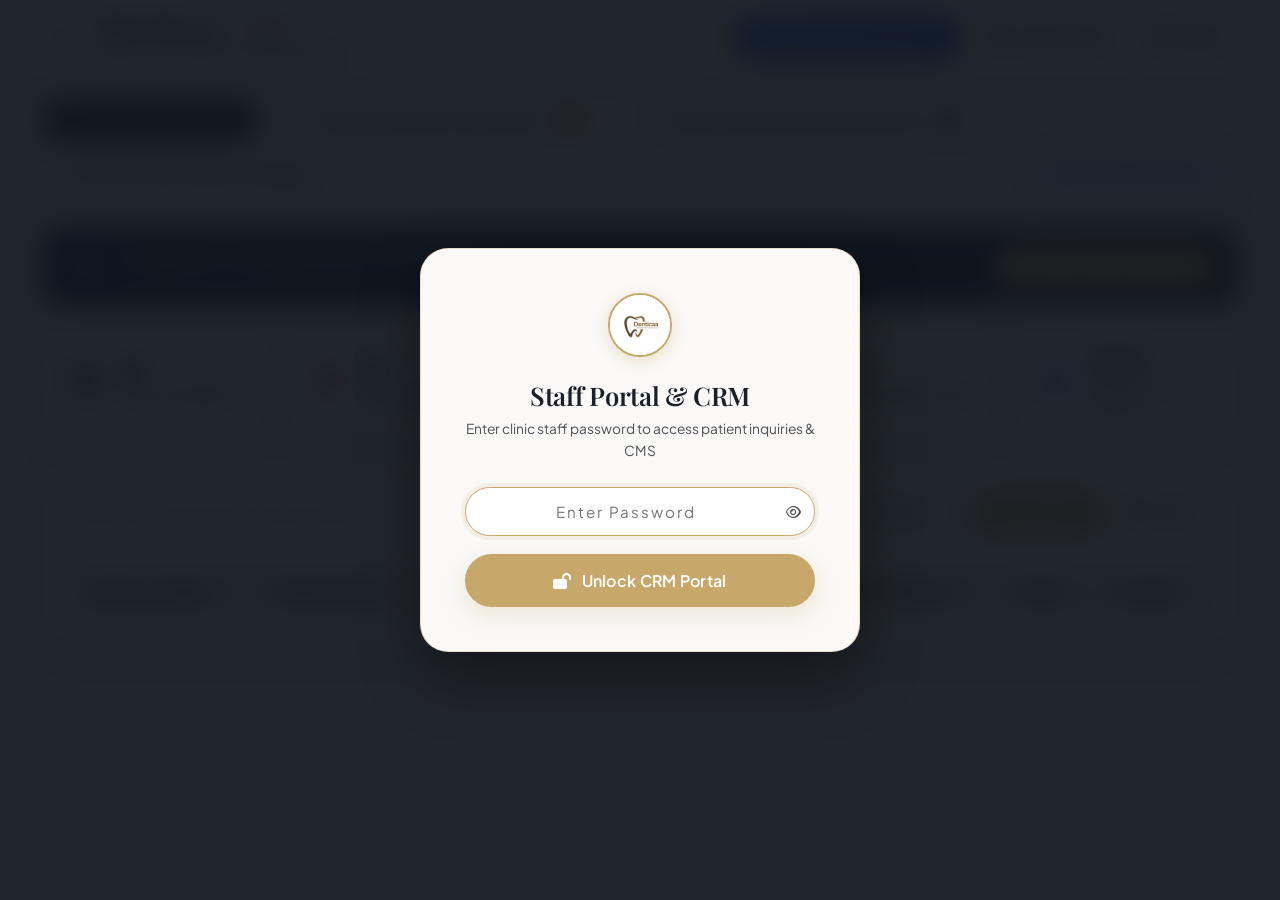
<file: admin/index.html>
<!DOCTYPE html>
<html lang="en">
<head>
  <meta charset="UTF-8">
  <meta http-equiv="refresh" content="0; url=../admin.html">
  <script>window.location.replace('../admin.html');</script>
  <title>Redirecting to Denticaa Admin Portal...</title>
</head>
<body style="font-family: sans-serif; text-align: center; padding: 40px; background: #0F141C; color: #FFFFFF;">
  <p>Redirecting to Denticaa Staff Portal & CRM...</p>
  <p><a href="../admin.html" style="color: #C59B27;">Click here if not redirected automatically</a></p>
</body>
</html>
</file>
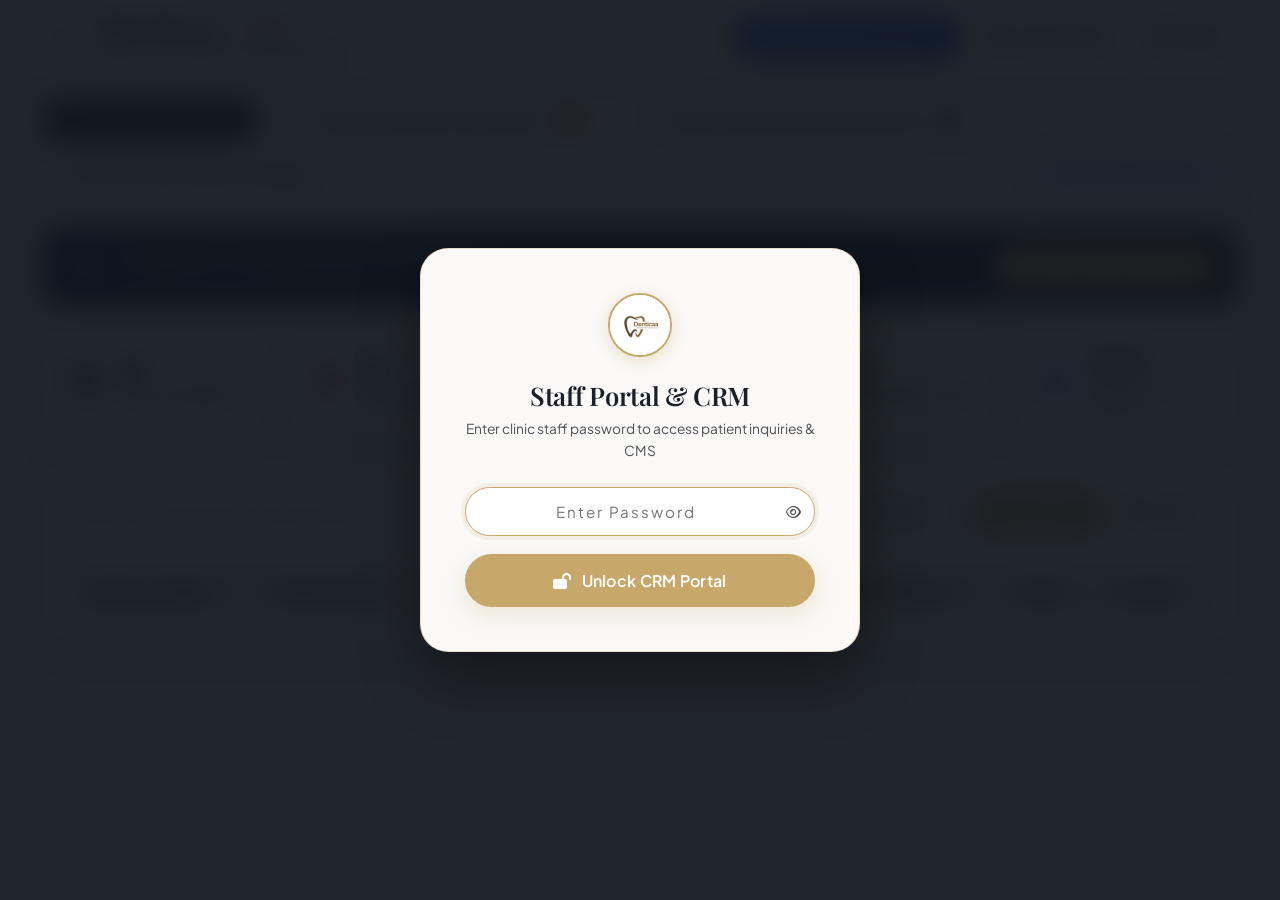
<file: admin.html>
<!DOCTYPE html>
<html lang="en">
<head>
  <meta charset="UTF-8">
  <meta name="viewport" content="width=device-width, initial-scale=1.0">
  <title>Denticaa Dental CRM | Staff Portal & Transformations CMS</title>
  <meta name="robots" content="noindex, nofollow">
  
  <!-- Favicon for Browsers -->
  <link rel="icon" type="image/png" href="images/denticaa-official-logo.png">
  <link rel="shortcut icon" href="favicon.ico" type="image/x-icon">
  <link rel="apple-touch-icon" href="images/denticaa-official-logo.png">

  <!-- Icons & Fonts -->
  <link rel="stylesheet" href="https://cdnjs.cloudflare.com/ajax/libs/font-awesome/6.5.1/css/all.min.css">
  <link rel="preconnect" href="https://fonts.googleapis.com">
  <link rel="preconnect" href="https://fonts.gstatic.com" crossorigin>
  <link href="https://fonts.googleapis.com/css2?family=Playfair+Display:ital,wght@0,400;0,500;0,600;0,700;1,400;1,600&family=Plus+Jakarta+Sans:wght@300;400;500;600;700;800&display=swap" rel="stylesheet">

  <!-- Core Theme Styles -->
  <link rel="stylesheet" href="css/style.css?v=4.1">
  <link rel="stylesheet" href="css/components.css?v=4.1">
  <link rel="stylesheet" href="css/responsive.css?v=4.1">

  <style>
    /* Dedicated CRM Portal & Staff Login Styling */
    .crm-body {
      background-color: var(--bg-primary);
      min-height: 100vh;
      display: flex;
      flex-direction: column;
    }

    /* 1. AUTH / PASSWORD LOCK SCREEN */
    .auth-overlay {
      position: fixed;
      inset: 0;
      background: rgba(15, 20, 28, 0.92);
      backdrop-filter: blur(12px);
      z-index: 10000;
      display: flex;
      align-items: center;
      justify-content: center;
      padding: 20px;
    }

    .auth-card {
      background: var(--bg-card);
      border: 1.5px solid var(--gold-border);
      border-radius: var(--radius-xl);
      padding: 44px;
      max-width: 440px;
      width: 100%;
      text-align: center;
      box-shadow: 0 25px 60px rgba(0, 0, 0, 0.4);
      animation: modalFadeIn 0.3s ease;
    }

    .auth-logo {
      width: 64px;
      height: 64px;
      border-radius: 50%;
      margin: 0 auto 16px auto;
      border: 2px solid var(--gold-primary);
      box-shadow: 0 4px 16px rgba(199, 167, 106, 0.3);
      object-fit: cover;
    }

    .auth-title {
      font-family: var(--font-serif);
      font-size: 1.6rem;
      color: var(--text-dark);
      margin-bottom: 6px;
    }

    .auth-subtitle {
      font-size: 0.86rem;
      color: var(--text-muted);
      margin-bottom: 24px;
    }

    .auth-pass-wrap {
      position: relative;
      margin-bottom: 18px;
    }

    .auth-input {
      width: 100%;
      padding: 14px 44px 14px 16px;
      border-radius: var(--radius-full);
      border: 1.5px solid var(--border-subtle);
      font-family: var(--font-sans);
      font-size: 0.95rem;
      text-align: center;
      letter-spacing: 2px;
      background: #FFFFFF;
      color: var(--text-dark);
    }

    .auth-input:focus {
      outline: none;
      border-color: var(--gold-primary);
      box-shadow: 0 0 0 4px var(--gold-subtle);
    }

    .auth-eye-btn {
      position: absolute;
      right: 14px;
      top: 50%;
      transform: translateY(-50%);
      background: none;
      border: none;
      color: var(--text-muted);
      cursor: pointer;
    }

    .auth-error {
      color: #E11D48;
      font-size: 0.82rem;
      font-weight: 700;
      margin-bottom: 14px;
      display: none;
    }

    /* 2. CRM MAIN APP */
    .crm-header {
      background: var(--bg-card);
      border-bottom: 1px solid var(--border-subtle);
      padding: 14px 0;
      box-shadow: var(--shadow-subtle);
      position: sticky;
      top: 0;
      z-index: 100;
    }

    .crm-header-inner {
      display: flex;
      align-items: center;
      justify-content: space-between;
      gap: 20px;
      flex-wrap: wrap;
    }

    .crm-brand {
      display: flex;
      align-items: center;
      gap: 12px;
      text-decoration: none;
    }

    .crm-brand-img {
      width: 42px;
      height: 42px;
      border-radius: 50%;
      object-fit: cover;
      border: 1.5px solid var(--gold-primary);
    }

    .crm-badge-portal {
      font-size: 0.72rem;
      font-weight: 800;
      color: var(--gold-dark);
      background: var(--gold-subtle);
      border: 1px solid var(--gold-border);
      padding: 3px 10px;
      border-radius: var(--radius-full);
      text-transform: uppercase;
      letter-spacing: 1px;
    }

    /* Tab Switcher */
    .crm-nav-tabs {
      display: flex;
      gap: 10px;
      margin: 24px 0 20px 0;
      border-bottom: 1.5px solid var(--border-subtle);
      padding-bottom: 12px;
    }

    .crm-tab-btn {
      background: var(--bg-card);
      border: 1px solid var(--border-subtle);
      padding: 10px 22px;
      border-radius: var(--radius-full);
      font-family: var(--font-sans);
      font-size: 0.9rem;
      font-weight: 700;
      color: var(--text-muted);
      cursor: pointer;
      display: inline-flex;
      align-items: center;
      gap: 8px;
      transition: var(--transition);
    }

    .crm-tab-btn:hover {
      color: var(--text-dark);
      border-color: var(--gold-border);
    }

    .crm-tab-btn.active {
      background: var(--text-dark);
      color: #FFFFFF;
      border-color: var(--text-dark);
    }

    /* Stats Grid */
    .crm-stats-grid {
      display: grid;
      grid-template-columns: repeat(5, 1fr);
      gap: 18px;
      margin-bottom: 28px;
    }

    .crm-stat-card {
      background: var(--bg-card);
      border: 1px solid var(--border-subtle);
      border-radius: var(--radius-lg);
      padding: 20px;
      box-shadow: var(--shadow-card);
      display: flex;
      align-items: center;
      gap: 14px;
      transition: var(--transition);
    }

    .crm-stat-card:hover {
      transform: translateY(-3px);
      box-shadow: var(--shadow-hover);
      border-color: var(--gold-border);
    }

    .crm-stat-icon {
      width: 44px;
      height: 44px;
      border-radius: var(--radius-md);
      display: flex;
      align-items: center;
      justify-content: center;
      font-size: 1.2rem;
      flex-shrink: 0;
    }

    .icon-total { background: rgba(26, 31, 40, 0.08); color: var(--text-dark); }
    .icon-new { background: rgba(225, 29, 72, 0.12); color: #E11D48; }
    .icon-confirmed { background: rgba(5, 150, 105, 0.12); color: #059669; }
    .icon-bot { background: rgba(199, 167, 106, 0.15); color: var(--gold-dark); }
    .icon-doctors { background: rgba(59, 130, 246, 0.12); color: #2563EB; }

    .crm-stat-num {
      font-size: 1.6rem;
      font-weight: 800;
      color: var(--text-dark);
      line-height: 1;
      margin-bottom: 3px;
    }

    .crm-stat-label {
      font-size: 0.76rem;
      font-weight: 700;
      color: var(--text-muted);
      text-transform: uppercase;
      letter-spacing: 0.5px;
    }

    /* Main Container & Table Card */
    .crm-main-card {
      background: var(--bg-card);
      border: 1px solid var(--border-subtle);
      border-radius: var(--radius-xl);
      padding: 26px;
      box-shadow: var(--shadow-card);
      margin-bottom: 48px;
    }

    /* Filter bar */
    .crm-filter-bar {
      display: flex;
      align-items: center;
      justify-content: space-between;
      gap: 16px;
      flex-wrap: wrap;
      margin-bottom: 20px;
      padding-bottom: 18px;
      border-bottom: 1px solid var(--border-light);
    }

    .crm-search-box {
      position: relative;
      flex: 1;
      min-width: 260px;
      max-width: 400px;
    }

    .crm-search-box i {
      position: absolute;
      left: 14px;
      top: 50%;
      transform: translateY(-50%);
      color: var(--text-muted);
    }

    .crm-search-input {
      width: 100%;
      padding: 10px 14px 10px 38px;
      border-radius: var(--radius-full);
      border: 1px solid var(--border-subtle);
      background: #FFFFFF;
      font-family: var(--font-sans);
      font-size: 0.88rem;
      color: var(--text-dark);
    }

    .crm-filter-group {
      display: flex;
      align-items: center;
      gap: 10px;
      flex-wrap: wrap;
    }

    .crm-select {
      padding: 8px 14px;
      border-radius: var(--radius-full);
      border: 1px solid var(--border-subtle);
      background: #FFFFFF;
      color: var(--text-dark);
      font-size: 0.84rem;
      font-weight: 600;
      cursor: pointer;
    }

    /* Table */
    .crm-table-wrap {
      overflow-x: auto;
    }

    .crm-table {
      width: 100%;
      border-collapse: collapse;
      text-align: left;
      font-size: 0.88rem;
    }

    .crm-table th {
      background: var(--bg-secondary);
      color: var(--text-dark);
      font-weight: 700;
      font-size: 0.8rem;
      text-transform: uppercase;
      letter-spacing: 0.8px;
      padding: 12px 14px;
      border-bottom: 1.5px solid var(--border-subtle);
      white-space: nowrap;
    }

    .crm-table td {
      padding: 14px;
      border-bottom: 1px solid var(--border-light);
      color: var(--text-dark);
      vertical-align: middle;
    }

    .crm-table tr:hover td {
      background: rgba(199, 167, 106, 0.04);
    }

    .patient-name-text {
      font-weight: 700;
      color: var(--text-dark);
      font-size: 0.94rem;
    }

    .patient-meta-text {
      font-size: 0.74rem;
      color: var(--text-muted);
    }

    .source-pill {
      display: inline-flex;
      align-items: center;
      gap: 4px;
      font-size: 0.7rem;
      font-weight: 700;
      padding: 2px 8px;
      border-radius: var(--radius-full);
      width: fit-content;
    }

    .source-form { background: rgba(26, 31, 40, 0.08); color: var(--text-dark); }
    .source-bot { background: rgba(199, 167, 106, 0.18); color: var(--gold-dark); border: 1px solid var(--gold-border); }

    .status-badge {
      display: inline-flex;
      align-items: center;
      gap: 4px;
      padding: 4px 10px;
      border-radius: var(--radius-full);
      font-size: 0.74rem;
      font-weight: 700;
      text-transform: uppercase;
      border: none;
      cursor: pointer;
    }

    .status-new { background: #FFE4E6; color: #E11D48; }
    .status-contacted { background: #FEF3C7; color: #D97706; }
    .status-confirmed { background: #D1FAE5; color: #059669; }
    .status-completed { background: #E0E7FF; color: #4338CA; }
    .status-cancelled { background: #F1F5F9; color: #64748B; }

    .table-action-btn {
      width: 30px;
      height: 30px;
      border-radius: var(--radius-sm);
      border: 1px solid var(--border-subtle);
      background: #FFFFFF;
      color: var(--text-dark);
      display: inline-flex;
      align-items: center;
      justify-content: center;
      cursor: pointer;
      transition: var(--transition);
      text-decoration: none;
      font-size: 0.8rem;
    }

    .table-action-btn:hover { background: var(--text-dark); color: #FFFFFF; }
    .btn-wa-action:hover { background: #25D366 !important; border-color: #25D366 !important; color: #FFFFFF !important; }
    .btn-del-action:hover { background: #E11D48 !important; border-color: #E11D48 !important; color: #FFFFFF !important; }

    /* 3. TRANSFORMATIONS CMS GRID */
    .tr-cms-grid {
      display: grid;
      grid-template-columns: repeat(3, 1fr);
      gap: 22px;
    }

    .tr-cms-card {
      background: var(--bg-card);
      border: 1px solid var(--border-subtle);
      border-radius: var(--radius-lg);
      overflow: hidden;
      box-shadow: var(--shadow-card);
      display: flex;
      flex-direction: column;
    }

    .tr-cms-img-pair {
      display: grid;
      grid-template-columns: 1fr 1fr;
      height: 180px;
      background: #000;
      position: relative;
    }

    .tr-cms-img-pair img {
      width: 100%;
      height: 100%;
      object-fit: cover;
    }

    .tr-cms-img-label {
      position: absolute;
      bottom: 8px;
      font-size: 0.65rem;
      font-weight: 800;
      padding: 2px 6px;
      border-radius: 4px;
      color: #fff;
    }

    .lbl-before { left: 8px; background: #DC2626; }
    .lbl-after { right: 8px; background: #059669; }

    .tr-cms-body {
      padding: 18px;
      flex: 1;
      display: flex;
      flex-direction: column;
      justify-content: space-between;
    }

    /* Modal styles */
    .crm-modal-backdrop {
      position: fixed;
      inset: 0;
      background: rgba(15, 20, 28, 0.7);
      backdrop-filter: blur(8px);
      z-index: 9999;
      display: none;
      align-items: center;
      justify-content: center;
      padding: 20px;
    }

    .crm-modal-backdrop.active {
      display: flex;
      animation: modalFadeIn 0.3s ease;
    }

    .crm-modal-content {
      background: var(--bg-card);
      border: 1.5px solid var(--gold-border);
      border-radius: var(--radius-xl);
      max-width: 650px;
      width: 100%;
      max-height: 90vh;
      display: flex;
      flex-direction: column;
      box-shadow: var(--shadow-hover);
      overflow: hidden;
    }

    .crm-modal-header {
      padding: 18px 24px;
      background: var(--bg-secondary);
      border-bottom: 1px solid var(--border-subtle);
      display: flex;
      align-items: center;
      justify-content: space-between;
    }

    .crm-modal-body {
      padding: 24px;
      overflow-y: auto;
      flex: 1;
    }

    .crm-modal-footer {
      padding: 16px 24px;
      background: var(--bg-secondary);
      border-top: 1px solid var(--border-subtle);
      display: flex;
      align-items: center;
      justify-content: flex-end;
      gap: 12px;
    }

    .chat-transcript-box {
      background: #FFFFFF;
      border: 1px solid var(--border-subtle);
      border-radius: var(--radius-md);
      padding: 14px;
      max-height: 220px;
      overflow-y: auto;
      display: flex;
      flex-direction: column;
      gap: 8px;
      margin-top: 6px;
    }

    .transcript-bubble {
      padding: 8px 12px;
      border-radius: var(--radius-md);
      font-size: 0.84rem;
      line-height: 1.45;
      max-width: 85%;
    }

    .transcript-user { background: #F1F5F9; color: var(--text-dark); align-self: flex-start; }
    .transcript-model { background: var(--gold-subtle); border: 1px solid var(--gold-border); color: var(--text-dark); align-self: flex-end; }
  </style>
</head>
<body class="crm-body">

  <!-- 1. PASSWORD AUTHENTICATION SCREEN (Password: denticaa123) -->
  <div class="auth-overlay" id="authOverlay">
    <div class="auth-card">
      <img src="images/denticaa-logo.png" alt="Denticaa Dental Care Logo" class="auth-logo">
      <h2 class="auth-title">Staff Portal & CRM</h2>
      <p class="auth-subtitle">Enter clinic staff password to access patient inquiries & CMS</p>

      <form id="authForm">
        <div class="auth-pass-wrap">
          <input type="password" id="authPasswordInput" class="auth-input" placeholder="Enter Password" autocomplete="current-password" required autofocus>
          <button type="button" class="auth-eye-btn" id="authToggleEye" aria-label="Toggle Password Visibility"><i class="fa-regular fa-eye"></i></button>
        </div>
        <div class="auth-error" id="authErrorMsg" style="display: none; color: #E11D48; font-size: 0.84rem; font-weight: 700; margin-bottom: 12px;">⚠️ Incorrect password. Please try again.</div>
        <button type="submit" class="btn btn-gold btn-lg" style="width: 100%; justify-content: center;">
          <i class="fa-solid fa-lock-open"></i> Unlock CRM Portal
        </button>
      </form>
    </div>
  </div>

  <!-- 2. PROTECTED CRM HEADER -->
  <header class="crm-header">
    <div class="container">
      <div class="crm-header-inner">
        <!-- Logo & Title -->
        <a href="index.html" class="crm-brand">
          <img src="images/denticaa-logo.png" alt="Denticaa Logo" class="crm-brand-img">
          <div>
            <div style="display: flex; align-items: center; gap: 8px;">
              <span class="brand-name" style="font-size: 1.35rem;">DENTICAA</span>
              <span class="crm-badge-portal">PORTAL</span>
            </div>
            <p style="font-size: 0.72rem; color: var(--text-muted); font-weight: 600;">Wright Town, Jabalpur • Patient CRM & CMS</p>
          </div>
        </a>

        <!-- Controls -->
        <div style="display: flex; align-items: center; gap: 10px; flex-wrap: wrap;">
          <a href="https://www.clinicia.com/calendar/book?u=kapiljain" target="_blank" rel="noopener" class="btn btn-gold btn-sm" style="background: linear-gradient(135deg, #2563EB, #1D4ED8); border-color: #2563EB; color: #FFFFFF; font-weight: 700;">
            <i class="fa-solid fa-calendar-check"></i> Clinicia Appointments ↗
          </a>
          <a href="index.html" class="btn btn-outline btn-sm">
            <i class="fa-solid fa-globe"></i> View Website
          </a>
          <button class="btn btn-dark btn-sm" id="btnLogoutCRM" title="Logout">
            <i class="fa-solid fa-right-from-bracket"></i> Lock
          </button>
        </div>
      </div>
    </div>
  </header>

  <!-- 3. MAIN PORTAL CONTAINER -->
  <main class="container" style="flex: 1;">
    
    <!-- Tab Switcher -->
    <div class="crm-nav-tabs" style="display: flex; gap: 10px; flex-wrap: wrap; align-items: center;">
      <button class="crm-tab-btn active" id="tabBtnLeads" onclick="switchCRMTab('leads')">
        <i class="fa-solid fa-users"></i> All Inquiries & Leads
      </button>
      <button class="crm-tab-btn" id="tabBtnMemberships" onclick="switchCRMTab('memberships')">
        <i class="fa-solid fa-crown" style="color: var(--gold-primary);"></i> Membership Plans & Subscribers
        <span id="badgeMembershipsCount" style="background: #D97706; color: #FFFFFF; font-size: 0.72rem; padding: 2px 8px; border-radius: 50px; margin-left: 6px; font-weight: 800;">3</span>
      </button>
      <button class="crm-tab-btn" id="tabBtnInternational" onclick="switchCRMTab('international')">
        <i class="fa-solid fa-plane-departure" style="color: var(--gold-primary);"></i> International Clients (Dental Tourism)
        <span id="badgeInternationalCount" style="background: #059669; color: #FFFFFF; font-size: 0.72rem; padding: 2px 8px; border-radius: 50px; margin-left: 6px; font-weight: 800;">3</span>
      </button>
      <button class="crm-tab-btn" id="tabBtnTransformations" onclick="switchCRMTab('transformations')">
        <i class="fa-solid fa-wand-magic-sparkles"></i> Smile Transformations Manager
      </button>
      <a href="https://www.clinicia.com/calendar/book?u=kapiljain" target="_blank" rel="noopener" class="crm-tab-btn" style="text-decoration: none; color: #1E40AF; border-color: #93C5FD; background: #EFF6FF; margin-left: auto;">
        <i class="fa-solid fa-calendar-days" style="color: #2563EB;"></i> Clinicia Calendar ↗
      </a>
    </div>

    <!-- TAB 1: PATIENT LEADS & INQUIRIES -->
    <section id="crmTabLeads">
      <!-- Clinicia Integration Quick Bar -->
      <div style="background: linear-gradient(135deg, #0F172A, #1E293B); border: 1px solid var(--gold-border); border-radius: var(--radius-lg); padding: 14px 20px; margin-bottom: 22px; display: flex; align-items: center; justify-content: space-between; flex-wrap: wrap; gap: 12px; box-shadow: 0 4px 16px rgba(0,0,0,0.15);">
        <div style="display: flex; align-items: center; gap: 14px;">
          <div style="width: 42px; height: 42px; border-radius: 10px; background: rgba(37, 99, 235, 0.2); border: 1px solid #3B82F6; color: #60A5FA; display: flex; align-items: center; justify-content: center; font-size: 1.2rem;">
            <i class="fa-solid fa-calendar-check"></i>
          </div>
          <div>
            <div style="color: #FFFFFF; font-weight: 700; font-size: 0.92rem;">Dr. Kapil Jain — Clinicia Calendar & Direct Bookings</div>
            <div style="color: #94A3B8; font-size: 0.78rem;">Manage live chair slots, patient appointments, and daily OPD on Clinicia</div>
          </div>
        </div>
        <a href="https://www.clinicia.com/calendar/book?u=kapiljain" target="_blank" rel="noopener" class="btn btn-gold btn-sm">
          <i class="fa-solid fa-arrow-up-right-from-square"></i> Open Clinicia Software
        </a>
      </div>
      <!-- KPI Stats -->
      <div class="crm-stats-grid">
        <div class="crm-stat-card">
          <div class="crm-stat-icon icon-total"><i class="fa-solid fa-users"></i></div>
          <div>
            <div class="crm-stat-num" id="statTotalLeads">0</div>
            <div class="crm-stat-label">Total Inquiries</div>
          </div>
        </div>

        <div class="crm-stat-card">
          <div class="crm-stat-icon icon-new"><i class="fa-solid fa-bell"></i></div>
          <div>
            <div class="crm-stat-num" id="statNewLeads">0</div>
            <div class="crm-stat-label">New / Pending</div>
          </div>
        </div>

        <div class="crm-stat-card">
          <div class="crm-stat-icon icon-confirmed"><i class="fa-solid fa-calendar-check"></i></div>
          <div>
            <div class="crm-stat-num" id="statConfirmedLeads">0</div>
            <div class="crm-stat-label">Confirmed Visits</div>
          </div>
        </div>

        <div class="crm-stat-card">
          <div class="crm-stat-icon icon-bot"><i class="fa-solid fa-robot"></i></div>
          <div>
            <div class="crm-stat-num" id="statBotLeads">0</div>
            <div class="crm-stat-label">AI Chatbot Leads</div>
          </div>
        </div>

        <div class="crm-stat-card">
          <div class="crm-stat-icon icon-doctors"><i class="fa-solid fa-user-doctor"></i></div>
          <div>
            <div class="crm-stat-num" id="statDoctorSplit">0/0</div>
            <div class="crm-stat-label">Dr. Kapil / Dr. Anmoll</div>
          </div>
        </div>
      </div>

      <!-- Main Table Card -->
      <div class="crm-main-card">
        <div class="crm-filter-bar">
          <div class="crm-search-box">
            <i class="fa-solid fa-magnifying-glass"></i>
            <input type="text" id="crmSearchInput" class="crm-search-input" placeholder="Search by name, phone, age, treatment...">
          </div>

          <div class="crm-filter-group">
            <select id="crmFilterType" class="crm-select">
              <option value="all">All Sources</option>
              <option value="form">Website Form</option>
              <option value="chatbot">AI Chatbot</option>
              <option value="dental_tourism">✈️ Dental Tourism (Global)</option>
            </select>

            <select id="crmFilterDoctor" class="crm-select">
              <option value="all">All Doctors</option>
              <option value="Kapil">Dr. Kapil Jain</option>
              <option value="Anmoll">Dr. Mrs Anmoll Jain</option>
            </select>

            <select id="crmFilterStatus" class="crm-select">
              <option value="all">All Statuses</option>
              <option value="New">New</option>
              <option value="Contacted">Contacted</option>
              <option value="Confirmed">Confirmed</option>
              <option value="Completed">Completed</option>
              <option value="Cancelled">Cancelled</option>
            </select>

            <button class="btn btn-gold btn-sm" id="btnAddNewLead">
              <i class="fa-solid fa-user-plus"></i> New Lead
            </button>
            <button class="btn btn-outline btn-sm" id="btnExportCSV">
              <i class="fa-solid fa-file-csv"></i> CSV
            </button>
          </div>
        </div>

        <div class="crm-table-wrap">
          <table class="crm-table">
            <thead>
              <tr>
                <th>Lead ID & Source</th>
                <th>Patient Details</th>
                <th>Age / Gender</th>
                <th>Treatment</th>
                <th>Doctor</th>
                <th>Preferred Slot</th>
                <th>Status</th>
                <th>Actions</th>
              </tr>
            </thead>
            <tbody id="crmTableBody">
              <!-- Rendered by js/admin.js -->
            </tbody>
          </table>
        </div>
      </div>
    </section>

    <!-- TAB 2: INTERNATIONAL PATIENTS / DENTAL TOURISM CMS -->
    <section id="crmTabInternational" style="display: none;">
      <!-- Tourism KPI Cards -->
      <div class="crm-stats-grid">
        <div class="crm-stat-card" style="border-top: 3px solid #059669;">
          <div class="crm-stat-icon" style="background: rgba(16, 185, 129, 0.15); color: #059669;"><i class="fa-solid fa-earth-americas"></i></div>
          <div>
            <div class="crm-stat-num" id="statInterTotal" style="color: #059669;">0</div>
            <div class="crm-stat-label">Global Tourism Leads</div>
          </div>
        </div>

        <div class="crm-stat-card" style="border-top: 3px solid var(--gold-primary);">
          <div class="crm-stat-icon" style="background: var(--gold-subtle); color: var(--gold-dark);"><i class="fa-solid fa-plane-arrival"></i></div>
          <div>
            <div class="crm-stat-num" id="statInterActive">0</div>
            <div class="crm-stat-label">Active Trip Plans</div>
          </div>
        </div>

        <div class="crm-stat-card" style="border-top: 3px solid #6366F1;">
          <div class="crm-stat-icon" style="background: rgba(99, 102, 241, 0.15); color: #6366F1;"><i class="fa-solid fa-passport"></i></div>
          <div>
            <div class="crm-stat-num" id="statInterCountries">0</div>
            <div class="crm-stat-label">Countries Represented</div>
          </div>
        </div>

        <div class="crm-stat-card" style="border-top: 3px solid #EC4899;">
          <div class="crm-stat-icon" style="background: rgba(236, 72, 153, 0.15); color: #EC4899;"><i class="fa-solid fa-gem"></i></div>
          <div>
            <div class="crm-stat-num">70–80%</div>
            <div class="crm-stat-label">Average Savings Offered</div>
          </div>
        </div>
      </div>

      <!-- Tourism Leads Table Card -->
      <div class="crm-main-card">
        <div class="crm-filter-bar">
          <div style="display: flex; align-items: center; gap: 10px;">
            <div class="crm-badge-portal" style="background: #ECFDF5; color: #065F46; border: 1px solid #A7F3D0; font-size: 0.82rem; padding: 4px 12px;">
              ✈️ International Patient Inquiries
            </div>
            <span style="font-size: 0.85rem; color: var(--text-muted);">Direct requests from USA, UK, Canada, Australia & Gulf</span>
          </div>

          <div class="crm-filter-group">
            <button class="btn btn-outline btn-sm" id="btnExportInterCSV">
              <i class="fa-solid fa-file-csv"></i> Export Global Leads
            </button>
          </div>
        </div>

        <div class="crm-table-wrap">
          <table class="crm-table">
            <thead>
              <tr>
                <th>Inquiry ID</th>
                <th>Patient & Country</th>
                <th>WhatsApp / Mobile</th>
                <th>Email Address</th>
                <th>Treatment Requested</th>
                <th>Doctor</th>
                <th>Travel Window</th>
                <th>Status</th>
                <th>Quick Actions</th>
              </tr>
            </thead>
            <tbody id="crmInterTableBody">
              <!-- Rendered by js/admin.js -->
            </tbody>
          </table>
        </div>
      </div>
    </section>

    <!-- TAB 3: ANNUAL MEMBERSHIP PLANS & SUBSCRIBERS -->
    <section id="crmTabMemberships" style="display: none;">
      <!-- KPI Stats -->
      <div class="crm-stats-grid">
        <div class="crm-stat-card">
          <div class="crm-stat-icon" style="background: #FEF3C7; color: #D97706;"><i class="fa-solid fa-crown"></i></div>
          <div>
            <div class="crm-stat-num" id="statTotalMemberships">0</div>
            <div class="crm-stat-label">Active Members</div>
          </div>
        </div>

        <div class="crm-stat-card">
          <div class="crm-stat-icon" style="background: #D1FAE5; color: #059669;"><i class="fa-solid fa-indian-rupee-sign"></i></div>
          <div>
            <div class="crm-stat-num" id="statMembershipRevenue">₹0</div>
            <div class="crm-stat-label">Annual Plan Revenue</div>
          </div>
        </div>

        <div class="crm-stat-card">
          <div class="crm-stat-icon" style="background: #E0E7FF; color: #4338CA;"><i class="fa-solid fa-users"></i></div>
          <div>
            <div class="crm-stat-num" id="statFamilyCountCovered">0</div>
            <div class="crm-stat-label">Family Lives Covered</div>
          </div>
        </div>

        <div class="crm-stat-card">
          <div class="crm-stat-icon" style="background: #FEE2E2; color: #DC2626;"><i class="fa-solid fa-clock-rotate-left"></i></div>
          <div>
            <div class="crm-stat-num" id="statExpiringSoonMembers">0</div>
            <div class="crm-stat-label">Expiring in 30 Days</div>
          </div>
        </div>
      </div>

      <!-- Main Membership Card & Table -->
      <div class="crm-main-card">
        <div class="crm-table-header-row">
          <div>
            <h3 class="font-serif" style="font-size: 1.35rem; margin-bottom: 4px;">Annual Membership Directory</h3>
            <p style="font-size: 0.88rem; color: var(--text-muted);">Track enrolled Prime, Prime+, Premium & Family Wellness members, validities, renewals, and kit issuance.</p>
          </div>
          <div style="display: flex; gap: 10px; flex-wrap: wrap;">
            <input type="text" id="crmMembershipSearchInput" class="crm-search-input" placeholder="🔍 Search member name, phone, token..." oninput="renderMembershipDirectory()">
            <button class="btn btn-outline btn-sm" id="btnExportMemberCSV" onclick="exportMembershipsCSV()">
              <i class="fa-solid fa-file-arrow-down"></i> Export Members CSV
            </button>
          </div>
        </div>

        <div class="crm-table-wrap">
          <table class="crm-table">
            <thead>
              <tr>
                <th>Membership ID</th>
                <th>Member Name & Contact</th>
                <th>Plan Enrolled</th>
                <th>Family Covered</th>
                <th>Activation Date</th>
                <th>Expiry Date</th>
                <th>Status & Validity</th>
                <th>Payment Status</th>
                <th>Quick Actions</th>
              </tr>
            </thead>
            <tbody id="crmMembershipsTableBody">
              <!-- Rendered dynamically by js/admin.js -->
            </tbody>
          </table>
        </div>
      </div>
    </section>

    <!-- TAB 4: SMILE TRANSFORMATIONS CMS -->
    <section id="crmTabTransformations" style="display: none;">
      <div class="crm-main-card">
        <div style="display: flex; justify-content: space-between; align-items: center; margin-bottom: 24px; flex-wrap: wrap; gap: 14px;">
          <div>
            <h3 class="font-serif" style="font-size: 1.4rem; margin-bottom: 4px;">Smile Transformations Manager</h3>
            <p style="font-size: 0.88rem; color: var(--text-muted);">Manage and upload Before & After clinical smile transformation photos displayed on the live website.</p>
          </div>
          <button class="btn btn-gold btn-sm" id="btnUploadTransformation">
            <i class="fa-solid fa-plus"></i> Upload New Transformation
          </button>
        </div>

        <div class="tr-cms-grid" id="trCmsGrid">
          <!-- Rendered dynamically by js/admin.js -->
        </div>
      </div>
    </section>

  </main>

  <!-- 4. LEAD DETAILS & TRANSCRIPT MODAL -->
  <div class="crm-modal-backdrop" id="leadDetailsModal">
    <div class="crm-modal-content">
      <div class="crm-modal-header">
        <div>
          <h3 class="font-serif" id="modalLeadTitle" style="font-size: 1.25rem; margin-bottom: 2px;">Patient Inquiry Details</h3>
          <span id="modalLeadSourceBadge" class="source-pill">Source</span>
        </div>
        <button class="table-action-btn" id="modalCloseBtn"><i class="fa-solid fa-xmark"></i></button>
      </div>

      <div class="crm-modal-body">
        <div style="display: grid; grid-template-columns: 1fr 1fr; gap: 14px; margin-bottom: 18px;">
          <div>
            <label style="font-size: 0.74rem; font-weight: 700; color: var(--text-muted); text-transform: uppercase;">Patient Name</label>
            <p id="modalPatientName" style="font-weight: 700; font-size: 1rem;"></p>
          </div>
          <div>
            <label style="font-size: 0.74rem; font-weight: 700; color: var(--text-muted); text-transform: uppercase;">Phone Number</label>
            <p id="modalPatientPhone" style="font-weight: 700; font-size: 1rem;"></p>
          </div>
          <div>
            <label style="font-size: 0.74rem; font-weight: 700; color: var(--text-muted); text-transform: uppercase;">Age / Gender</label>
            <p id="modalPatientAgeGender" style="font-weight: 600;"></p>
          </div>
          <div>
            <label style="font-size: 0.74rem; font-weight: 700; color: var(--text-muted); text-transform: uppercase;">Treatment</label>
            <p id="modalTreatment" style="font-weight: 600;"></p>
          </div>
          <div>
            <label style="font-size: 0.74rem; font-weight: 700; color: var(--text-muted); text-transform: uppercase;">Preferred Doctor</label>
            <p id="modalDoctor" style="font-weight: 600;"></p>
          </div>
          <div>
            <label style="font-size: 0.74rem; font-weight: 700; color: var(--text-muted); text-transform: uppercase;">Preferred Date & Slot</label>
            <p id="modalDateSlot" style="font-weight: 600;"></p>
          </div>
        </div>

        <div style="margin-bottom: 16px;">
          <label style="font-size: 0.74rem; font-weight: 700; color: var(--text-muted); text-transform: uppercase;">Patient Message / Concern</label>
          <p id="modalMessage" style="background: var(--bg-secondary); padding: 10px; border-radius: var(--radius-sm); font-size: 0.88rem; line-height: 1.5; margin-top: 4px;"></p>
        </div>

        <!-- AI Chat Transcript -->
        <div id="modalChatTranscriptWrap" style="margin-bottom: 16px; display: none;">
          <label style="font-size: 0.74rem; font-weight: 700; color: var(--text-muted); text-transform: uppercase;">AI Chatbot Full Transcript</label>
          <div class="chat-transcript-box" id="modalChatTranscript"></div>
        </div>

        <!-- Clinical Notes -->
        <div>
          <label for="modalClinicalNotes" style="font-size: 0.74rem; font-weight: 700; color: var(--text-muted); text-transform: uppercase;">Doctor / Reception Clinical Notes</label>
          <textarea id="modalClinicalNotes" class="form-control" rows="2" placeholder="Add follow-up notes..."></textarea>
        </div>
      </div>

      <div class="crm-modal-footer">
        <a id="modalWhatsAppBtn" href="#" target="_blank" class="btn btn-whatsapp btn-sm">
          <i class="fa-brands fa-whatsapp"></i> WhatsApp
        </a>
        <button class="btn btn-gold btn-sm" id="modalSaveNotesBtn">
          <i class="fa-solid fa-floppy-disk"></i> Save Notes
        </button>
      </div>
    </div>
  </div>

  <!-- 5. UPLOAD NEW TRANSFORMATION MODAL -->
  <div class="crm-modal-backdrop" id="uploadTrModal">
    <div class="crm-modal-content">
      <div class="crm-modal-header">
        <h3 class="font-serif" style="font-size: 1.25rem;">Upload New Smile Transformation</h3>
        <button class="table-action-btn" id="uploadTrCloseBtn"><i class="fa-solid fa-xmark"></i></button>
      </div>

      <form id="uploadTrForm">
        <div class="crm-modal-body">
          <div class="form-row">
            <div class="form-group">
              <label class="form-label">Case Title *</label>
              <input type="text" id="trTitle" class="form-control" placeholder="e.g. Diastema Spacing Closure" required>
            </div>
            <div class="form-group">
              <label class="form-label">Treatment Tag & Duration *</label>
              <input type="text" id="trTag" class="form-control" placeholder="e.g. Clear Aligners • 9 Months" required>
            </div>
          </div>

          <div class="form-row">
            <div class="form-group">
              <label class="form-label">Assigned Doctor *</label>
              <select id="trDoctor" class="form-control" required>
                <option value="Dr. Kapil Jain">Dr. Kapil Jain (Ortho & Aligners)</option>
                <option value="Dr. Mrs Anmoll Jain">Dr. Mrs Anmoll Jain (Cosmetic & Laser RCT)</option>
              </select>
            </div>
            <div class="form-group">
              <label class="form-label">Clinical Description *</label>
              <input type="text" id="trDesc" class="form-control" placeholder="Short description of clinical outcome" required>
            </div>
          </div>

          <!-- Photo Upload / URL Inputs -->
          <div class="form-row">
            <div class="form-group">
              <label class="form-label">🔴 BEFORE Photo (File or URL) *</label>
              <input type="file" id="trBeforeFile" class="form-control" accept="image/*" style="margin-bottom: 6px;">
              <input type="text" id="trBeforeUrl" class="form-control" placeholder="Or enter image URL (e.g. images/before-crowding.png)">
            </div>
            <div class="form-group">
              <label class="form-label">🟢 AFTER Photo (File or URL) *</label>
              <input type="file" id="trAfterFile" class="form-control" accept="image/*" style="margin-bottom: 6px;">
              <input type="text" id="trAfterUrl" class="form-control" placeholder="Or enter image URL (e.g. images/after-crowding.png)">
            </div>
          </div>
        </div>

        <div class="crm-modal-footer">
          <button type="button" class="btn btn-outline btn-sm" id="uploadTrCancelBtn">Cancel</button>
          <button type="submit" class="btn btn-gold btn-sm"><i class="fa-solid fa-cloud-arrow-up"></i> Save & Publish</button>
        </div>
      </form>
    </div>
  </div>

  <!-- Scripts -->
  <script src="js/crm-store.js?v=4.1"></script>
  <script src="js/admin.js?v=4.1"></script>
</body>
</html>
</file>
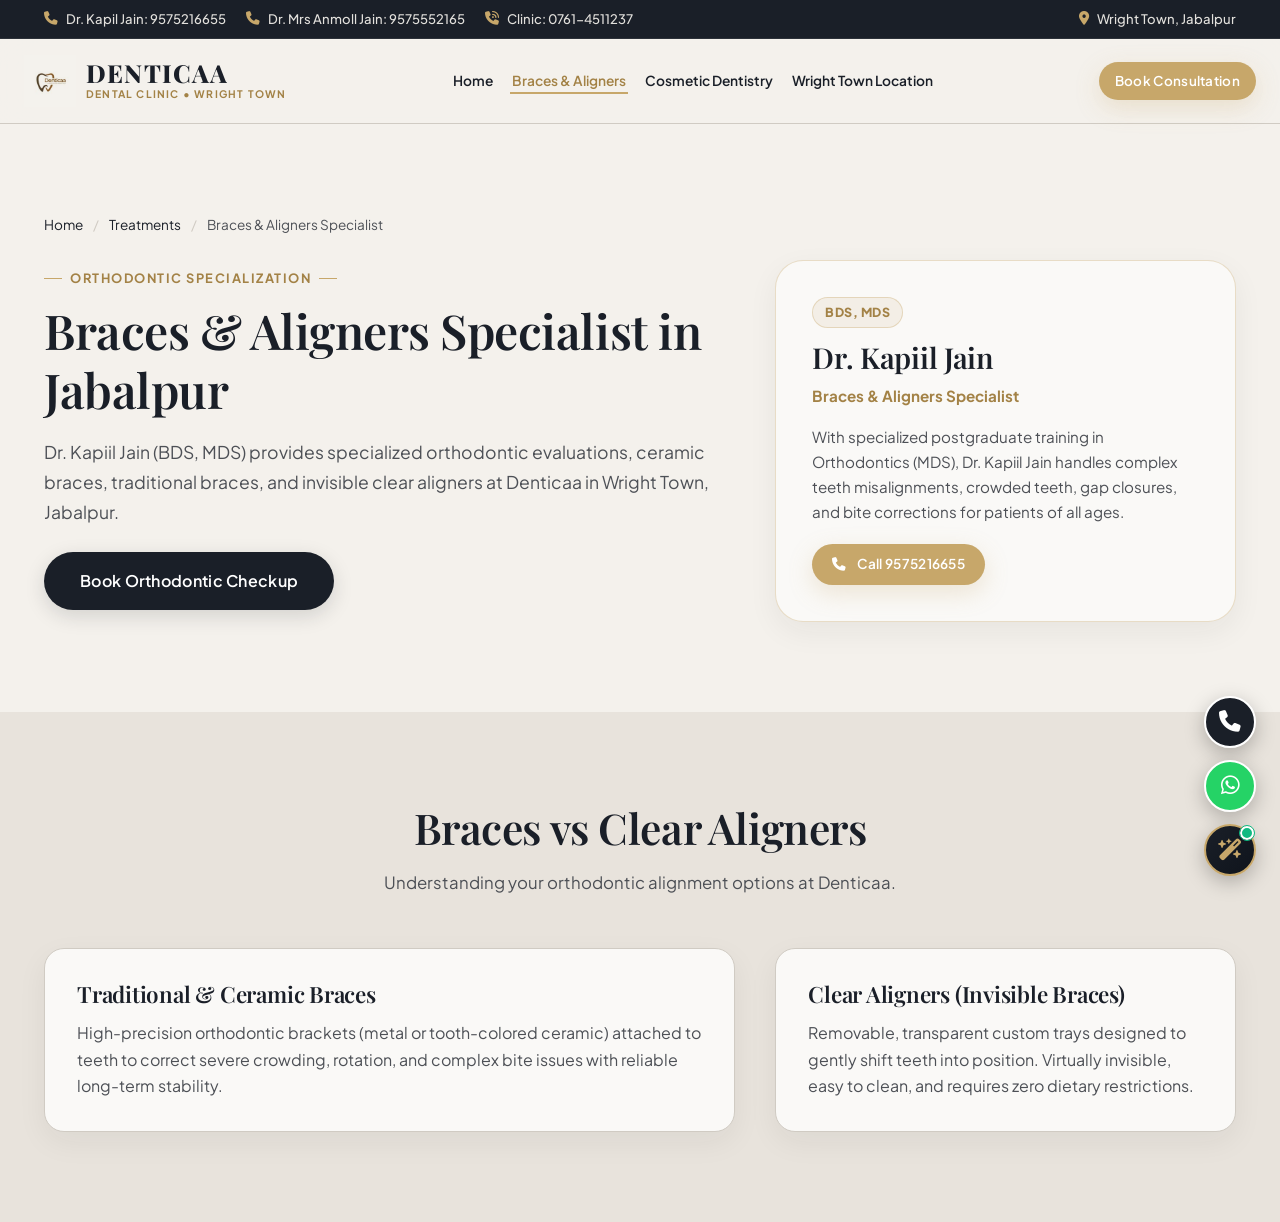
<file: braces-aligners-jabalpur.html>
<!DOCTYPE html>
<html lang="en">
<head>
  <meta charset="UTF-8">
  <meta name="viewport" content="width=device-width, initial-scale=1.0">
  <!-- Primary SEO Meta Tags -->
  <title>Braces & Aligners Specialist in Jabalpur | Dr. Kapil Jain | Denticaa</title>
  <meta name="description" content="Looking for a braces or clear aligners specialist in Jabalpur? Dr. Kapil Jain (BDS, MDS) offers expert orthodontic treatments & invisible braces at Denticaa in Wright Town, Jabalpur. Call 9575216655.">
  <meta name="keywords" content="Braces Specialist in Jabalpur, Aligners Specialist in Jabalpur, Clear Aligners in Jabalpur, Orthodontist in Jabalpur, Dr Kapil Jain, Denticaa Wright Town">
  <link rel="canonical" href="https://denticaa.in/braces-aligners-jabalpur.html">

  <!-- Open Graph / Social SEO -->
  <meta property="og:type" content="article">
  <meta property="og:title" content="Braces & Aligners Specialist in Jabalpur | Dr. Kapil Jain | Denticaa">
  <meta property="og:description" content="Looking for a braces or clear aligners specialist in Jabalpur? Dr. Kapil Jain offers expert orthodontic treatments & invisible braces at Denticaa, Wright Town.">
  <meta property="og:url" content="https://denticaa.in/braces-aligners-jabalpur.html">
  <meta property="og:site_name" content="Denticaa Dental Care">
  <meta property="og:image" content="https://denticaa.in/images/service-aligners.png">

  <!-- Twitter Card SEO -->
  <meta name="twitter:card" content="summary_large_image">
  <meta name="twitter:title" content="Braces & Aligners Specialist in Jabalpur | Dr. Kapil Jain | Denticaa">
  <meta name="twitter:description" content="Expert orthodontic treatments and invisible braces in Wright Town, Jabalpur with Dr. Kapil Jain at Denticaa.">
  <!-- Favicon for Google Search & Browsers -->
  <link rel="icon" type="image/png" href="images/denticaa-official-logo.png">
  <link rel="shortcut icon" href="favicon.ico" type="image/x-icon">
  <link rel="apple-touch-icon" href="images/denticaa-official-logo.png">

  <link rel="stylesheet" href="https://cdnjs.cloudflare.com/ajax/libs/font-awesome/6.5.1/css/all.min.css">
  <link rel="preconnect" href="https://fonts.googleapis.com">
  <link rel="preconnect" href="https://fonts.gstatic.com" crossorigin>
  <link href="https://fonts.googleapis.com/css2?family=Playfair+Display:ital,wght@0,400;0,500;0,600;0,700;1,400;1,600&family=Plus+Jakarta+Sans:wght@300;400;500;600;700;800&display=swap" rel="stylesheet">

  <link rel="stylesheet" href="css/style.css">
  <link rel="stylesheet" href="css/components.css">
  <link rel="stylesheet" href="css/responsive.css">

  <!-- Schema.org MedicalProcedure / Service -->
  <script type="application/ld+json">
  {
    "@context": "https://schema.org",
    "@type": "MedicalProcedure",
    "name": "Orthodontics & Clear Aligners",
    "description": "Custom metallic, ceramic braces and invisible clear aligner treatments in Wright Town, Jabalpur.",
    "provider": {
      "@type": "Dentist",
      "name": "Denticaa Dental Care",
      "url": "https://denticaa.in/",
      "telephone": "+919575216655",
      "address": {
        "@type": "PostalAddress",
        "streetAddress": "Ground Floor, Nalini Apartment, Near Astha Medical, Wright Town",
        "addressLocality": "Jabalpur",
        "addressRegion": "Madhya Pradesh",
        "postalCode": "482001",
        "addressCountry": "IN"
      }
    }
  }
  </script>
</head>
<body>

  <!-- Top Bar & Navbar -->
  <div class="top-bar">
    <div class="container">
      <div class="top-bar-inner">
        <div class="top-bar-left">
          <a href="tel:9575216655" class="top-bar-item"><i class="fa-solid fa-phone"></i> Dr. Kapil Jain: 9575216655</a>
          <a href="tel:9575552165" class="top-bar-item"><i class="fa-solid fa-phone"></i> Dr. Mrs Anmoll Jain: 9575552165</a>
          <a href="tel:07614511237" class="top-bar-item"><i class="fa-solid fa-phone-volume"></i> Clinic: 0761-4511237</a>
        </div>
        <div class="top-bar-right">
          <span class="top-bar-item"><i class="fa-solid fa-location-dot"></i> Wright Town, Jabalpur</span>
        </div>
      </div>
    </div>
  </div>

  <header class="navbar">
    <div class="container">
      <div class="nav-container">
        <a href="index.html" class="brand-logo">
          <img src="images/denticaa-logo.png" alt="Denticaa Dental Care Logo" class="brand-logo-img">
          <div class="brand-logo-text">
            <span class="brand-name">DENTICAA</span>
            <span class="brand-tagline">Dental Clinic • Wright Town</span>
          </div>
        </a>
        <nav>
          <ul class="nav-menu" id="navMenu">
            <li><a href="index.html" class="nav-link">Home</a></li>
            <li><a href="braces-aligners-jabalpur.html" class="nav-link active">Braces & Aligners</a></li>
            <li><a href="cosmetic-dentist-jabalpur.html" class="nav-link">Cosmetic Dentistry</a></li>
            <li><a href="dentist-in-wright-town-jabalpur.html" class="nav-link">Wright Town Location</a></li>
          </ul>
        </nav>
        <div class="nav-actions">
          <a href="index.html#booking" class="btn btn-gold btn-sm">Book Consultation</a>
          <button class="mobile-toggle" id="mobileToggle" aria-label="Toggle Navigation">
            <i class="fa-solid fa-bars"></i>
          </button>
        </div>
      </div>
    </div>
  </header>

  <!-- Content -->
  <section class="section-padding" style="background-color: var(--bg-primary);">
    <div class="container">
      <ul class="breadcrumbs">
        <li><a href="index.html">Home</a></li>
        <li><a href="index.html#treatments">Treatments</a></li>
        <li>Braces & Aligners Specialist</li>
      </ul>

      <div class="about-grid">
        <div>
          <span class="section-tag">Orthodontic Specialization</span>
          <h1 class="font-serif" style="font-size: 3rem; margin-bottom: 20px;">Braces & Aligners Specialist in Jabalpur</h1>
          <p style="font-size: 1.1rem; color: var(--text-muted); line-height: 1.7; margin-bottom: 24px;">
            Dr. Kapiil Jain (BDS, MDS) provides specialized orthodontic evaluations, ceramic braces, traditional braces, and invisible clear aligners at Denticaa in Wright Town, Jabalpur.
          </p>
          <a href="#booking" class="btn btn-primary btn-lg">Book Orthodontic Checkup</a>
        </div>

        <div class="doctor-authority-card">
          <span class="doctor-qual">BDS, MDS</span>
          <h3 class="font-serif" style="font-size: 1.8rem; margin-bottom: 8px;">Dr. Kapiil Jain</h3>
          <p class="doctor-spec" style="margin-bottom: 16px;">Braces & Aligners Specialist</p>
          <p style="color: var(--text-muted); font-size: 0.95rem; margin-bottom: 20px;">
            With specialized postgraduate training in Orthodontics (MDS), Dr. Kapiil Jain handles complex teeth misalignments, crowded teeth, gap closures, and bite corrections for patients of all ages.
          </p>
          <a href="tel:9575216655" class="btn btn-gold btn-sm"><i class="fa-solid fa-phone"></i> Call 9575216655</a>
        </div>
      </div>
    </div>
  </section>

  <!-- Comparison & Info -->
  <section class="section-padding" style="background-color: var(--bg-secondary);">
    <div class="container">
      <div class="section-title-wrap">
        <h2 class="section-title font-serif">Braces vs Clear Aligners</h2>
        <p class="section-subtitle">Understanding your orthodontic alignment options at Denticaa.</p>
      </div>

      <div class="about-grid">
        <div class="about-highlight-card" style="padding: 32px;">
          <h3 class="font-serif" style="font-size: 1.4rem; margin-bottom: 12px;">Traditional & Ceramic Braces</h3>
          <p style="color: var(--text-muted); line-height: 1.65;">
            High-precision orthodontic brackets (metal or tooth-colored ceramic) attached to teeth to correct severe crowding, rotation, and complex bite issues with reliable long-term stability.
          </p>
        </div>

        <div class="about-highlight-card" style="padding: 32px;">
          <h3 class="font-serif" style="font-size: 1.4rem; margin-bottom: 12px;">Clear Aligners (Invisible Braces)</h3>
          <p style="color: var(--text-muted); line-height: 1.65;">
            Removable, transparent custom trays designed to gently shift teeth into position. Virtually invisible, easy to clean, and requires zero dietary restrictions.
          </p>
        </div>
      </div>
    </div>
  </section>

  <!-- Floating Action Dock -->
  <div class="floating-action-dock">
    <a href="tel:9575216655" class="floating-action-btn btn-floating-call" data-tooltip="Call Clinic (9575216655)" aria-label="Call Denticaa Clinic">
      <i class="fa-solid fa-phone"></i>
    </a>
    <a href="https://wa.me/917509194919?text=Hello%20Denticaa,%20I%20would%20like%20to%20inquire%20about%20braces%20and%20aligners" target="_blank" class="floating-action-btn btn-floating-wa" data-tooltip="WhatsApp Dr. Kapil" aria-label="WhatsApp Denticaa Clinic">
      <i class="fa-brands fa-whatsapp"></i>
    </a>
    <button class="floating-action-btn btn-floating-ai" id="chatToggleBtn" data-tooltip="Denticaa AI Assistant" aria-label="Open AI Dental Chatbot" onclick="if(window.denticaaChatbot) window.denticaaChatbot.toggleChat();">
      <i class="fa-solid fa-wand-magic-sparkles"></i>
      <span class="ai-pulse-dot"></span>
    </button>
  </div>

  <script src="js/crm-store.js"></script>
  <script src="js/main.js"></script>
  <script src="js/chatbot.js"></script>
</body>
</html>
</file>
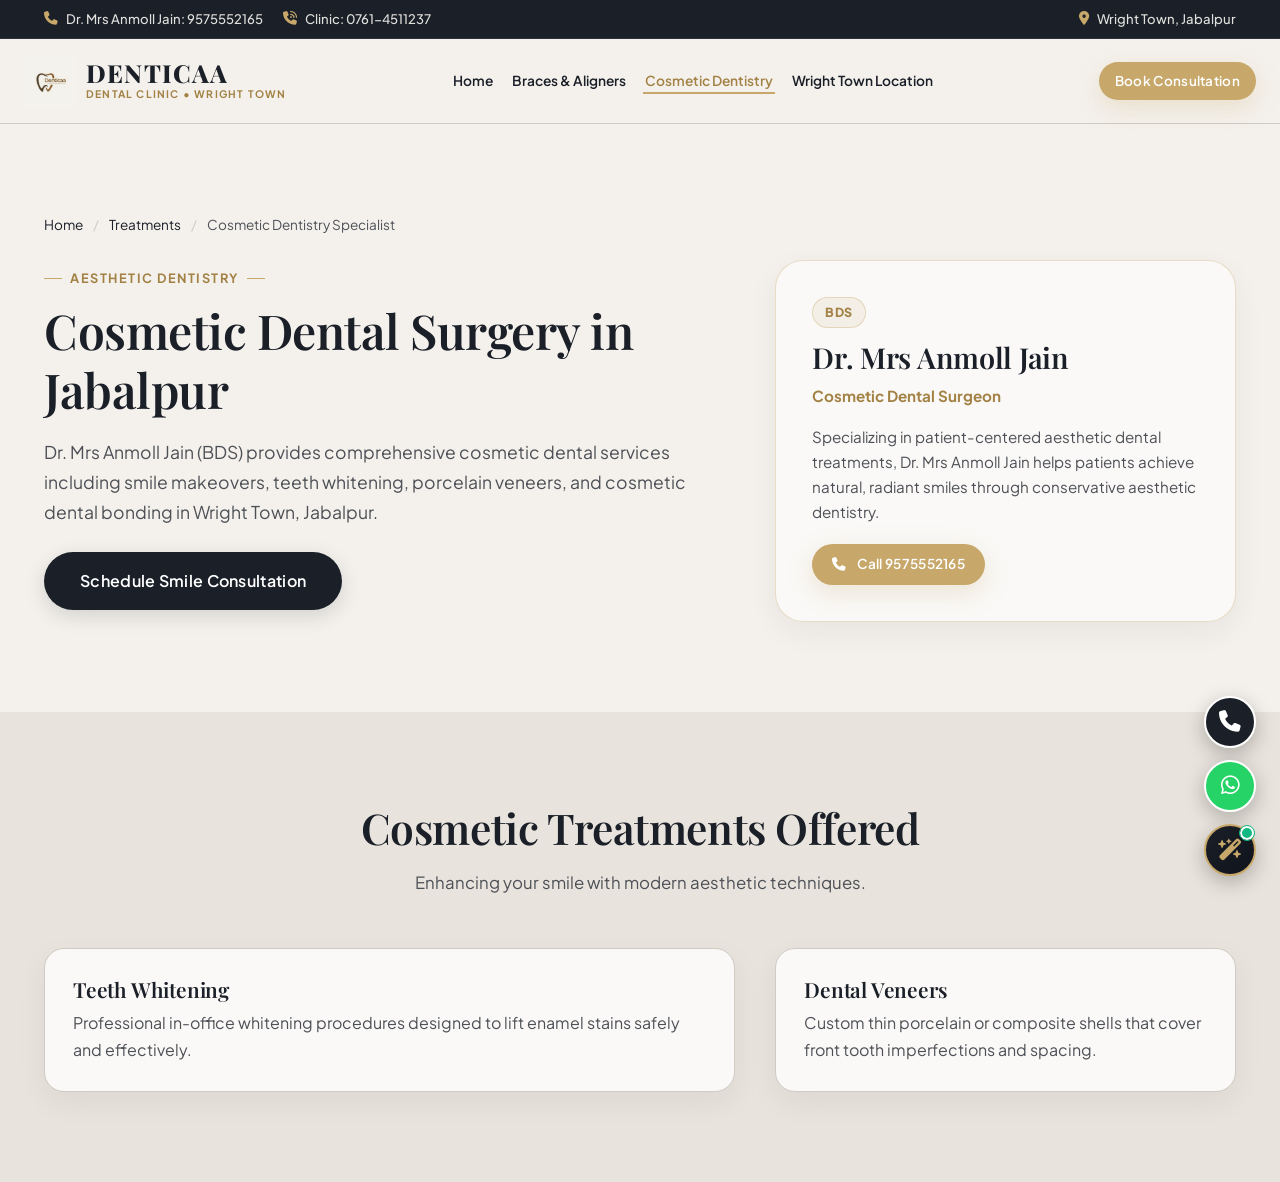
<file: cosmetic-dentist-jabalpur.html>
<!DOCTYPE html>
<html lang="en">
<head>
  <meta charset="UTF-8">
  <meta name="viewport" content="width=device-width, initial-scale=1.0">
  <!-- Primary SEO Meta Tags -->
  <title>Cosmetic Dentist in Jabalpur | Dr. Mrs Anmoll Jain | Denticaa</title>
  <meta name="description" content="Looking for a cosmetic dentist in Jabalpur? Dr. Mrs Anmoll Jain (BDS) provides expert smile design, porcelain veneers & teeth whitening at Denticaa in Wright Town. Call 9575552165.">
  <meta name="keywords" content="Cosmetic Dentist in Jabalpur, Cosmetic Dental Surgeon Jabalpur, Smile Makeover Jabalpur, Teeth Whitening Jabalpur, Dr Mrs Anmoll Jain, Denticaa">
  <link rel="canonical" href="https://denticaa.in/cosmetic-dentist-jabalpur.html">

  <!-- Open Graph / Social SEO -->
  <meta property="og:type" content="article">
  <meta property="og:title" content="Cosmetic Dentist in Jabalpur | Dr. Mrs Anmoll Jain | Denticaa">
  <meta property="og:description" content="Looking for a cosmetic dentist in Jabalpur? Dr. Mrs Anmoll Jain provides expert smile design, veneers & teeth whitening at Denticaa, Wright Town.">
  <meta property="og:url" content="https://denticaa.in/cosmetic-dentist-jabalpur.html">
  <meta property="og:site_name" content="Denticaa Dental Care">
  <meta property="og:image" content="https://denticaa.in/images/service-cosmetic.png">

  <!-- Twitter Card SEO -->
  <meta name="twitter:card" content="summary_large_image">
  <meta name="twitter:title" content="Cosmetic Dentist in Jabalpur | Dr. Mrs Anmoll Jain | Denticaa">
  <meta name="twitter:description" content="Expert Hollywood smile design, veneers, and teeth whitening in Wright Town, Jabalpur with Dr. Mrs Anmoll Jain at Denticaa.">
  <meta name="twitter:image" content="https://denticaa.in/images/service-cosmetic.png">

  <!-- Favicon for Google Search & Browsers -->
  <link rel="icon" type="image/png" href="images/denticaa-official-logo.png">
  <link rel="shortcut icon" href="favicon.ico" type="image/x-icon">
  <link rel="apple-touch-icon" href="images/denticaa-official-logo.png">

  <link rel="stylesheet" href="https://cdnjs.cloudflare.com/ajax/libs/font-awesome/6.5.1/css/all.min.css">
  <link rel="preconnect" href="https://fonts.googleapis.com">
  <link rel="preconnect" href="https://fonts.gstatic.com" crossorigin>
  <link href="https://fonts.googleapis.com/css2?family=Playfair+Display:ital,wght@0,400;0,500;0,600;0,700;1,400;1,600&family=Plus+Jakarta+Sans:wght@300;400;500;600;700;800&display=swap" rel="stylesheet">

  <link rel="stylesheet" href="css/style.css">
  <link rel="stylesheet" href="css/components.css">
  <link rel="stylesheet" href="css/responsive.css">

  <!-- Schema.org MedicalProcedure / Service -->
  <script type="application/ld+json">
  {
    "@context": "https://schema.org",
    "@type": "MedicalProcedure",
    "name": "Cosmetic Dentistry & Smile Design",
    "description": "Cosmetic smile makeovers, porcelain veneers, composite bonding and teeth whitening in Wright Town, Jabalpur.",
    "provider": {
      "@type": "Dentist",
      "name": "Denticaa Dental Care",
      "url": "https://denticaa.in/",
      "telephone": "+919575552165",
      "address": {
        "@type": "PostalAddress",
        "streetAddress": "Ground Floor, Nalini Apartment, Near Astha Medical, Wright Town",
        "addressLocality": "Jabalpur",
        "addressRegion": "Madhya Pradesh",
        "postalCode": "482001",
        "addressCountry": "IN"
      }
    }
  }
  </script>
</head>
<body>

  <!-- Top Bar & Navbar -->
  <div class="top-bar">
    <div class="container">
      <div class="top-bar-inner">
        <div class="top-bar-left">
          <a href="tel:9575552165" class="top-bar-item"><i class="fa-solid fa-phone"></i> Dr. Mrs Anmoll Jain: 9575552165</a>
          <a href="tel:07614511237" class="top-bar-item"><i class="fa-solid fa-phone-volume"></i> Clinic: 0761-4511237</a>
        </div>
        <div class="top-bar-right">
          <span class="top-bar-item"><i class="fa-solid fa-location-dot"></i> Wright Town, Jabalpur</span>
        </div>
      </div>
    </div>
  </div>

  <header class="navbar">
    <div class="container">
      <div class="nav-container">
        <a href="index.html" class="brand-logo">
          <img src="images/denticaa-logo.png" alt="Denticaa Dental Care Logo" class="brand-logo-img">
          <div class="brand-logo-text">
            <span class="brand-name">DENTICAA</span>
            <span class="brand-tagline">Dental Clinic • Wright Town</span>
          </div>
        </a>
        <nav>
          <ul class="nav-menu" id="navMenu">
            <li><a href="index.html" class="nav-link">Home</a></li>
            <li><a href="braces-aligners-jabalpur.html" class="nav-link">Braces & Aligners</a></li>
            <li><a href="cosmetic-dentist-jabalpur.html" class="nav-link active">Cosmetic Dentistry</a></li>
            <li><a href="dentist-in-wright-town-jabalpur.html" class="nav-link">Wright Town Location</a></li>
          </ul>
        </nav>
        <div class="nav-actions">
          <a href="index.html#booking" class="btn btn-gold btn-sm">Book Consultation</a>
          <button class="mobile-toggle" id="mobileToggle" aria-label="Toggle Navigation">
            <i class="fa-solid fa-bars"></i>
          </button>
        </div>
      </div>
    </div>
  </header>

  <!-- Content -->
  <section class="section-padding" style="background-color: var(--bg-primary);">
    <div class="container">
      <ul class="breadcrumbs">
        <li><a href="index.html">Home</a></li>
        <li><a href="index.html#treatments">Treatments</a></li>
        <li>Cosmetic Dentistry Specialist</li>
      </ul>

      <div class="about-grid">
        <div>
          <span class="section-tag">Aesthetic Dentistry</span>
          <h1 class="font-serif" style="font-size: 3rem; margin-bottom: 20px;">Cosmetic Dental Surgery in Jabalpur</h1>
          <p style="font-size: 1.1rem; color: var(--text-muted); line-height: 1.7; margin-bottom: 24px;">
            Dr. Mrs Anmoll Jain (BDS) provides comprehensive cosmetic dental services including smile makeovers, teeth whitening, porcelain veneers, and cosmetic dental bonding in Wright Town, Jabalpur.
          </p>
          <a href="#booking" class="btn btn-primary btn-lg">Schedule Smile Consultation</a>
        </div>

        <div class="doctor-authority-card">
          <span class="doctor-qual">BDS</span>
          <h3 class="font-serif" style="font-size: 1.8rem; margin-bottom: 8px;">Dr. Mrs Anmoll Jain</h3>
          <p class="doctor-spec" style="margin-bottom: 16px;">Cosmetic Dental Surgeon</p>
          <p style="color: var(--text-muted); font-size: 0.95rem; margin-bottom: 20px;">
            Specializing in patient-centered aesthetic dental treatments, Dr. Mrs Anmoll Jain helps patients achieve natural, radiant smiles through conservative aesthetic dentistry.
          </p>
          <a href="tel:9575552165" class="btn btn-gold btn-sm"><i class="fa-solid fa-phone"></i> Call 9575552165</a>
        </div>
      </div>
    </div>
  </section>

  <!-- Services Grid -->
  <section class="section-padding" style="background-color: var(--bg-secondary);">
    <div class="container">
      <div class="section-title-wrap">
        <h2 class="section-title font-serif">Cosmetic Treatments Offered</h2>
        <p class="section-subtitle">Enhancing your smile with modern aesthetic techniques.</p>
      </div>

      <div class="about-grid">
        <div class="about-highlight-card" style="padding: 28px;">
          <h3 class="font-serif" style="font-size: 1.3rem; margin-bottom: 8px;">Teeth Whitening</h3>
          <p style="color: var(--text-muted);">Professional in-office whitening procedures designed to lift enamel stains safely and effectively.</p>
        </div>
        <div class="about-highlight-card" style="padding: 28px;">
          <h3 class="font-serif" style="font-size: 1.3rem; margin-bottom: 8px;">Dental Veneers</h3>
          <p style="color: var(--text-muted);">Custom thin porcelain or composite shells that cover front tooth imperfections and spacing.</p>
        </div>
      </div>
    </div>
  </section>

  <!-- Floating Action Dock -->
  <div class="floating-action-dock">
    <a href="tel:9575552165" class="floating-action-btn btn-floating-call" data-tooltip="Call Clinic (9575552165)" aria-label="Call Denticaa Clinic">
      <i class="fa-solid fa-phone"></i>
    </a>
    <a href="https://wa.me/917509194919?text=Hello%20Denticaa,%20I%20would%20like%20to%20inquire%20about%20cosmetic%20dentistry" target="_blank" class="floating-action-btn btn-floating-wa" data-tooltip="WhatsApp Dr. Anmoll" aria-label="WhatsApp Denticaa Clinic">
      <i class="fa-brands fa-whatsapp"></i>
    </a>
    <button class="floating-action-btn btn-floating-ai" id="chatToggleBtn" data-tooltip="Denticaa AI Assistant" aria-label="Open AI Dental Chatbot" onclick="if(window.denticaaChatbot) window.denticaaChatbot.toggleChat();">
      <i class="fa-solid fa-wand-magic-sparkles"></i>
      <span class="ai-pulse-dot"></span>
    </button>
  </div>

  <script src="js/crm-store.js"></script>
  <script src="js/main.js"></script>
  <script src="js/chatbot.js"></script>
</body>
</html>
</file>
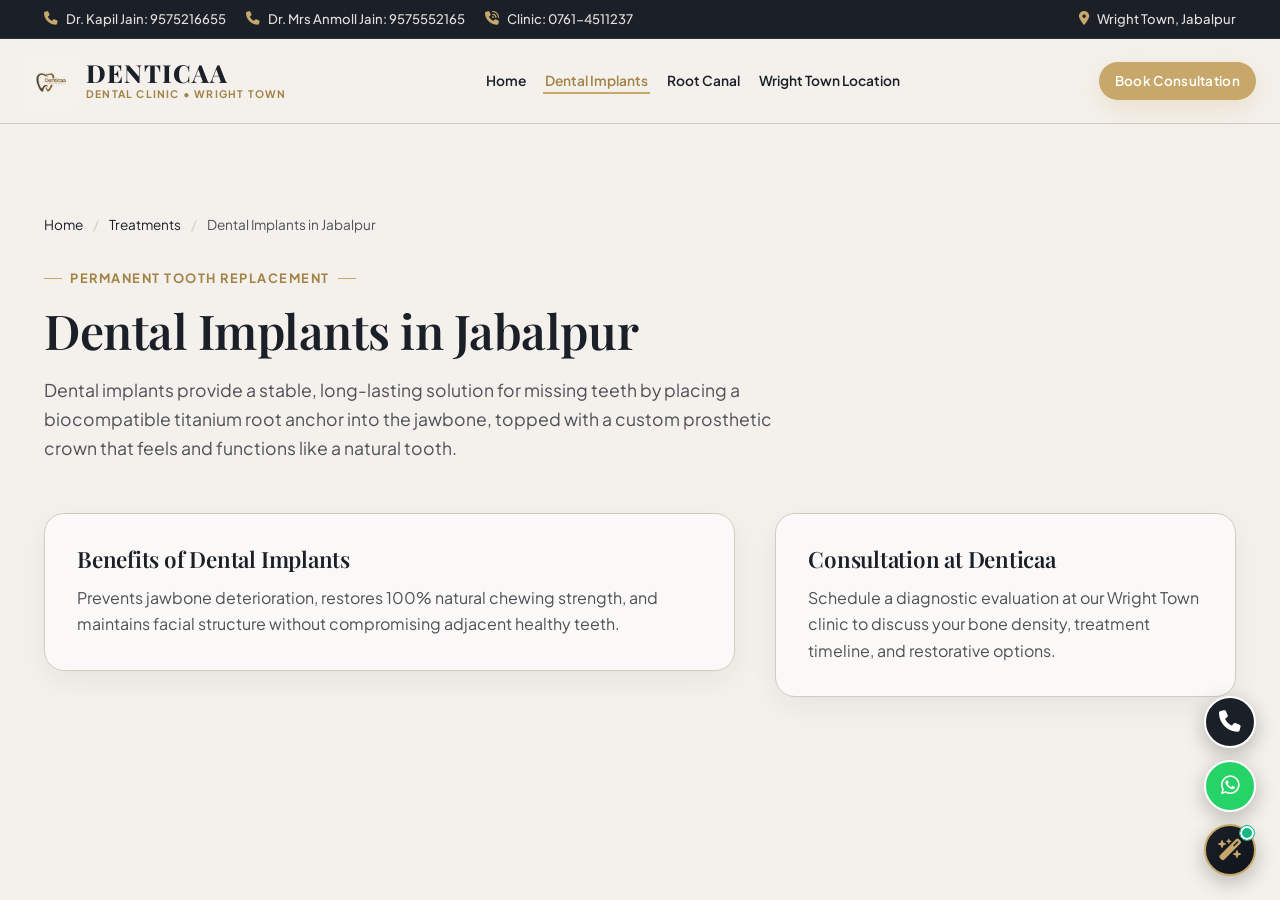
<file: dental-implants-jabalpur.html>
<!DOCTYPE html>
<html lang="en">
<head>
  <meta charset="UTF-8">
  <meta name="viewport" content="width=device-width, initial-scale=1.0">
  <!-- Primary SEO Meta Tags -->
  <title>Dental Implants in Jabalpur | Denticaa Dental Clinic</title>
  <meta name="description" content="Looking for permanent dental implants in Jabalpur? Denticaa in Wright Town offers biocompatible dental implant solutions to restore missing teeth. Call 9575216655.">
  <meta name="keywords" content="Dental Implants in Jabalpur, Tooth Implant Jabalpur, Dental Implant Dentist Jabalpur, Denticaa Wright Town">
  <link rel="canonical" href="https://denticaa.in/dental-implants-jabalpur.html">

  <!-- Open Graph / Social SEO -->
  <meta property="og:type" content="article">
  <meta property="og:title" content="Dental Implants in Jabalpur | Denticaa Dental Clinic">
  <meta property="og:description" content="Looking for permanent dental implants in Jabalpur? Denticaa in Wright Town offers advanced implant dentistry to replace missing teeth permanently.">
  <meta property="og:url" content="https://denticaa.in/dental-implants-jabalpur.html">
  <meta property="og:site_name" content="Denticaa Dental Care">
  <meta property="og:image" content="https://denticaa.in/images/service-implants.png">

  <!-- Twitter Card SEO -->
  <meta name="twitter:card" content="summary_large_image">
  <meta name="twitter:title" content="Dental Implants in Jabalpur | Denticaa Dental Clinic">
  <meta name="twitter:description" content="Permanent, painless dental implant restorations in Wright Town, Jabalpur at Denticaa.">
  <meta name="twitter:image" content="https://denticaa.in/images/service-implants.png">

  <!-- Favicon for Google Search & Browsers -->
  <link rel="icon" type="image/png" href="images/denticaa-official-logo.png">
  <link rel="shortcut icon" href="favicon.ico" type="image/x-icon">
  <link rel="apple-touch-icon" href="images/denticaa-official-logo.png">

  <link rel="stylesheet" href="https://cdnjs.cloudflare.com/ajax/libs/font-awesome/6.5.1/css/all.min.css">
  <link rel="preconnect" href="https://fonts.googleapis.com">
  <link rel="preconnect" href="https://fonts.gstatic.com" crossorigin>
  <link href="https://fonts.googleapis.com/css2?family=Playfair+Display:ital,wght@0,400;0,500;0,600;0,700;1,400;1,600&family=Plus+Jakarta+Sans:wght@300;400;500;600;700;800&display=swap" rel="stylesheet">

  <link rel="stylesheet" href="css/style.css">
  <link rel="stylesheet" href="css/components.css">
  <link rel="stylesheet" href="css/responsive.css">

  <!-- Schema.org MedicalProcedure / Service -->
  <script type="application/ld+json">
  {
    "@context": "https://schema.org",
    "@type": "MedicalProcedure",
    "name": "Dental Implants & Restorative Dentistry",
    "description": "Permanent titanium dental implants and ceramic crowns in Wright Town, Jabalpur.",
    "provider": {
      "@type": "Dentist",
      "name": "Denticaa Dental Care",
      "url": "https://denticaa.in/",
      "telephone": "+919575216655",
      "address": {
        "@type": "PostalAddress",
        "streetAddress": "Ground Floor, Nalini Apartment, Near Astha Medical, Wright Town",
        "addressLocality": "Jabalpur",
        "addressRegion": "Madhya Pradesh",
        "postalCode": "482001",
        "addressCountry": "IN"
      }
    }
  }
  </script>
</head>
<body>

  <!-- Top Bar & Navbar -->
  <div class="top-bar">
    <div class="container">
      <div class="top-bar-inner">
        <div class="top-bar-left">
          <a href="tel:9575216655" class="top-bar-item"><i class="fa-solid fa-phone"></i> Dr. Kapil Jain: 9575216655</a>
          <a href="tel:9575552165" class="top-bar-item"><i class="fa-solid fa-phone"></i> Dr. Mrs Anmoll Jain: 9575552165</a>
          <a href="tel:07614511237" class="top-bar-item"><i class="fa-solid fa-phone-volume"></i> Clinic: 0761-4511237</a>
        </div>
        <div class="top-bar-right">
          <span class="top-bar-item"><i class="fa-solid fa-location-dot"></i> Wright Town, Jabalpur</span>
        </div>
      </div>
    </div>
  </div>

  <header class="navbar">
    <div class="container">
      <div class="nav-container">
        <a href="index.html" class="brand-logo">
          <img src="images/denticaa-logo.png" alt="Denticaa Dental Care Logo" class="brand-logo-img">
          <div class="brand-logo-text">
            <span class="brand-name">DENTICAA</span>
            <span class="brand-tagline">Dental Clinic • Wright Town</span>
          </div>
        </a>
        <nav>
          <ul class="nav-menu" id="navMenu">
            <li><a href="index.html" class="nav-link">Home</a></li>
            <li><a href="dental-implants-jabalpur.html" class="nav-link active">Dental Implants</a></li>
            <li><a href="root-canal-treatment-jabalpur.html" class="nav-link">Root Canal</a></li>
            <li><a href="dentist-in-wright-town-jabalpur.html" class="nav-link">Wright Town Location</a></li>
          </ul>
        </nav>
        <div class="nav-actions">
          <a href="index.html#booking" class="btn btn-gold btn-sm">Book Consultation</a>
          <button class="mobile-toggle" id="mobileToggle" aria-label="Toggle Navigation">
            <i class="fa-solid fa-bars"></i>
          </button>
        </div>
      </div>
    </div>
  </header>

  <!-- Content -->
  <section class="section-padding" style="background-color: var(--bg-primary);">
    <div class="container">
      <ul class="breadcrumbs">
        <li><a href="index.html">Home</a></li>
        <li><a href="index.html#treatments">Treatments</a></li>
        <li>Dental Implants in Jabalpur</li>
      </ul>

      <div class="section-title-wrap" style="text-align: left; max-width: 100%;">
        <span class="section-tag">Permanent Tooth Replacement</span>
        <h1 class="font-serif" style="font-size: 3rem; margin-bottom: 16px;">Dental Implants in Jabalpur</h1>
        <p style="font-size: 1.1rem; color: var(--text-muted); max-width: 780px;">
          Dental implants provide a stable, long-lasting solution for missing teeth by placing a biocompatible titanium root anchor into the jawbone, topped with a custom prosthetic crown that feels and functions like a natural tooth.
        </p>
      </div>

      <div class="about-grid">
        <div class="about-highlight-card" style="padding: 32px;">
          <h3 class="font-serif" style="font-size: 1.4rem; margin-bottom: 12px;">Benefits of Dental Implants</h3>
          <p style="color: var(--text-muted); line-height: 1.65;">
            Prevents jawbone deterioration, restores 100% natural chewing strength, and maintains facial structure without compromising adjacent healthy teeth.
          </p>
        </div>

        <div class="about-highlight-card" style="padding: 32px;">
          <h3 class="font-serif" style="font-size: 1.4rem; margin-bottom: 12px;">Consultation at Denticaa</h3>
          <p style="color: var(--text-muted); line-height: 1.65;">
            Schedule a diagnostic evaluation at our Wright Town clinic to discuss your bone density, treatment timeline, and restorative options.
          </p>
        </div>
      </div>
    </div>
  </section>

  <!-- Floating Action Dock -->
  <div class="floating-action-dock">
    <a href="tel:9575216655" class="floating-action-btn btn-floating-call" data-tooltip="Call Clinic (9575216655)" aria-label="Call Denticaa Clinic">
      <i class="fa-solid fa-phone"></i>
    </a>
    <a href="https://wa.me/917509194919?text=Hello%20Denticaa,%20I%20would%20like%20to%20inquire%20about%20dental%20implants" target="_blank" class="floating-action-btn btn-floating-wa" data-tooltip="WhatsApp Denticaa" aria-label="WhatsApp Denticaa Clinic">
      <i class="fa-brands fa-whatsapp"></i>
    </a>
    <button class="floating-action-btn btn-floating-ai" id="chatToggleBtn" data-tooltip="Denticaa AI Assistant" aria-label="Open AI Dental Chatbot" onclick="if(window.denticaaChatbot) window.denticaaChatbot.toggleChat();">
      <i class="fa-solid fa-wand-magic-sparkles"></i>
      <span class="ai-pulse-dot"></span>
    </button>
  </div>

  <script src="js/crm-store.js"></script>
  <script src="js/main.js"></script>
  <script src="js/chatbot.js"></script>
</body>
</html>
</file>
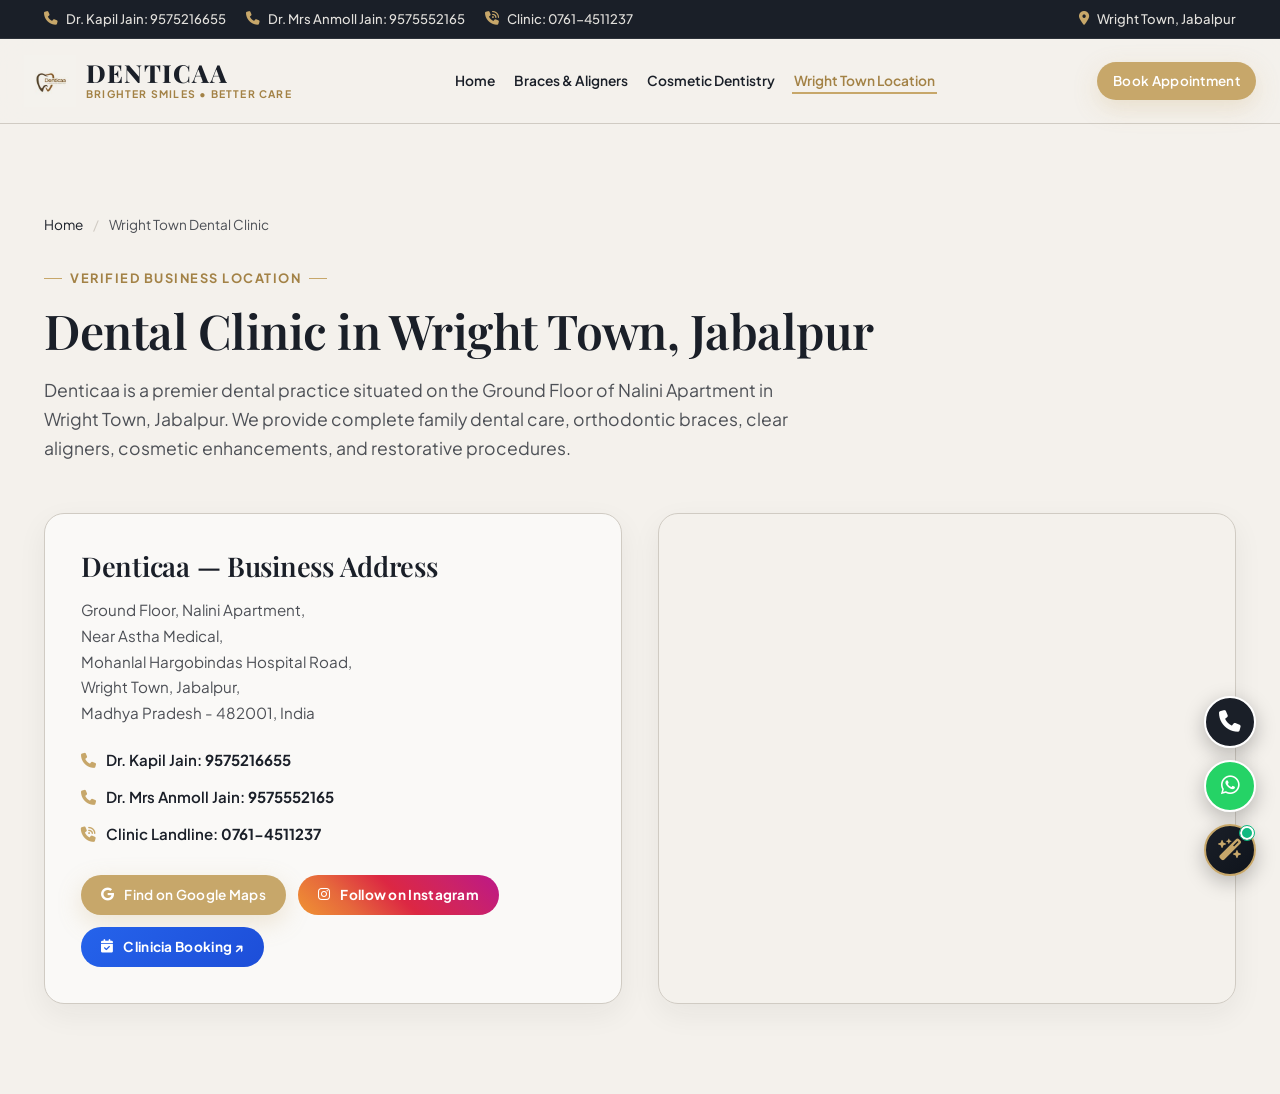
<file: dentist-in-wright-town-jabalpur.html>
<!DOCTYPE html>
<html lang="en">
<head>
  <meta charset="UTF-8">
  <meta name="viewport" content="width=device-width, initial-scale=1.0">
  <!-- Primary SEO Meta Tags -->
  <title>Dentist in Wright Town, Jabalpur | Denticaa Dental Clinic</title>
  <meta name="description" content="Looking for a dental clinic in Wright Town, Jabalpur? Visit Denticaa at Ground Floor, Nalini Apartment, Near Astha Medical. Call 9575216655 or 9575552165.">
  <meta name="keywords" content="Dentist in Wright Town Jabalpur, Dental Clinic in Wright Town Jabalpur, Dentist near me Wright Town, Denticaa Nalini Apartment Jabalpur">
  <link rel="canonical" href="https://denticaa.in/dentist-in-wright-town-jabalpur.html">

  <!-- Open Graph / Social SEO -->
  <meta property="og:type" content="business.business">
  <meta property="og:title" content="Dentist in Wright Town, Jabalpur | Denticaa Dental Clinic">
  <meta property="og:description" content="Looking for a premier dental clinic in Wright Town, Jabalpur? Visit Denticaa at Ground Floor, Nalini Apartment. Complete dental treatments.">
  <meta property="og:url" content="https://denticaa.in/dentist-in-wright-town-jabalpur.html">
  <meta property="og:site_name" content="Denticaa Dental Care">
  <meta property="og:image" content="https://denticaa.in/images/clinic-interior.png">

  <!-- Twitter Card SEO -->
  <meta name="twitter:card" content="summary_large_image">
  <meta name="twitter:title" content="Dentist in Wright Town, Jabalpur | Denticaa Dental Clinic">
  <meta name="twitter:description" content="State-of-the-art dental care in Wright Town, Jabalpur. Dr. Kapil Jain & Dr. Mrs Anmoll Jain at Denticaa.">
  <meta name="twitter:image" content="https://denticaa.in/images/clinic-interior.png">

  <!-- Favicon for Google Search & Browsers -->
  <link rel="icon" type="image/png" href="images/denticaa-official-logo.png">
  <link rel="shortcut icon" href="favicon.ico" type="image/x-icon">
  <link rel="apple-touch-icon" href="images/denticaa-official-logo.png">

  <link rel="stylesheet" href="https://cdnjs.cloudflare.com/ajax/libs/font-awesome/6.5.1/css/all.min.css">
  <link rel="preconnect" href="https://fonts.googleapis.com">
  <link rel="preconnect" href="https://fonts.gstatic.com" crossorigin>
  <link href="https://fonts.googleapis.com/css2?family=Playfair+Display:ital,wght@0,400;0,500;0,600;0,700;1,400;1,600&family=Plus+Jakarta+Sans:wght@300;400;500;600;700;800&display=swap" rel="stylesheet">

  <link rel="stylesheet" href="css/style.css">
  <link rel="stylesheet" href="css/components.css">
  <link rel="stylesheet" href="css/responsive.css">

  <!-- Schema.org Dentist / LocalBusiness -->
  <script type="application/ld+json">
  {
    "@context": "https://schema.org",
    "@type": "Dentist",
    "name": "Denticaa Dental Care - Wright Town Jabalpur",
    "url": "https://denticaa.in/dentist-in-wright-town-jabalpur.html",
    "telephone": "+919575216655",
    "address": {
      "@type": "PostalAddress",
      "streetAddress": "Ground Floor, Nalini Apartment, Near Astha Medical, Mohanlal Hargobindas Hospital Road, Wright Town",
      "addressLocality": "Jabalpur",
      "addressRegion": "Madhya Pradesh",
      "postalCode": "482001",
      "addressCountry": "IN"
    }
  }
  </script>
</head>
<body>

  <!-- Top Bar & Navbar -->
  <div class="top-bar">
    <div class="container">
      <div class="top-bar-inner">
        <div class="top-bar-left">
          <a href="tel:9575216655" class="top-bar-item"><i class="fa-solid fa-phone"></i> Dr. Kapil Jain: 9575216655</a>
          <a href="tel:9575552165" class="top-bar-item"><i class="fa-solid fa-phone"></i> Dr. Mrs Anmoll Jain: 9575552165</a>
          <a href="tel:07614511237" class="top-bar-item"><i class="fa-solid fa-phone-volume"></i> Clinic: 0761-4511237</a>
        </div>
        <div class="top-bar-right">
          <span class="top-bar-item"><i class="fa-solid fa-location-dot"></i> Wright Town, Jabalpur</span>
        </div>
      </div>
    </div>
  </div>

  <header class="navbar">
    <div class="container">
      <div class="nav-container">
        <a href="index.html" class="brand-logo">
          <img src="images/denticaa-logo.png" alt="Denticaa Dental Care Logo" class="brand-logo-img">
          <div class="brand-logo-text">
            <span class="brand-name">DENTICAA</span>
            <span class="brand-tagline">BRIGHTER SMILES • BETTER CARE</span>
          </div>
        </a>
        <nav>
          <ul class="nav-menu" id="navMenu">
            <li><a href="index.html" class="nav-link">Home</a></li>
            <li><a href="braces-aligners-jabalpur.html" class="nav-link">Braces & Aligners</a></li>
            <li><a href="cosmetic-dentist-jabalpur.html" class="nav-link">Cosmetic Dentistry</a></li>
            <li><a href="dentist-in-wright-town-jabalpur.html" class="nav-link active">Wright Town Location</a></li>
          </ul>
        </nav>
        <div class="nav-actions">
          <a href="index.html#booking" class="btn btn-gold btn-sm">Book Appointment</a>
          <button class="mobile-toggle" id="mobileToggle" aria-label="Toggle Navigation">
            <i class="fa-solid fa-bars"></i>
          </button>
        </div>
      </div>
    </div>
  </header>

  <!-- Location Content -->
  <section class="section-padding" style="background-color: var(--bg-primary);">
    <div class="container">
      <ul class="breadcrumbs">
        <li><a href="index.html">Home</a></li>
        <li>Wright Town Dental Clinic</li>
      </ul>

      <div class="section-title-wrap" style="text-align: left; max-width: 100%;">
        <span class="section-tag">Verified Business Location</span>
        <h1 class="font-serif" style="font-size: 3rem; margin-bottom: 16px;">Dental Clinic in Wright Town, Jabalpur</h1>
        <p style="font-size: 1.1rem; color: var(--text-muted); max-width: 780px;">
          Denticaa is a premier dental practice situated on the Ground Floor of Nalini Apartment in Wright Town, Jabalpur. We provide complete family dental care, orthodontic braces, clear aligners, cosmetic enhancements, and restorative procedures.
        </p>
      </div>

      <div class="location-grid">
        <div class="nap-card">
          <div>
            <h3 class="nap-title font-serif">Denticaa — Business Address</h3>
            <div class="nap-address-block">
              <p>
                Ground Floor, Nalini Apartment,<br>
                Near Astha Medical,<br>
                Mohanlal Hargobindas Hospital Road,<br>
                Wright Town, Jabalpur,<br>
                Madhya Pradesh - 482001, India
              </p>
            </div>

            <div class="nap-phones">
              <a href="tel:9575216655" class="nap-phone-item">
                <i class="fa-solid fa-phone" style="color: var(--gold-primary);"></i>
                <span>Dr. Kapil Jain: <strong>9575216655</strong></span>
              </a>
              <a href="tel:9575552165" class="nap-phone-item">
                <i class="fa-solid fa-phone" style="color: var(--gold-primary);"></i>
                <span>Dr. Mrs Anmoll Jain: <strong>9575552165</strong></span>
              </a>
              <a href="tel:07614511237" class="nap-phone-item">
                <i class="fa-solid fa-phone-volume" style="color: var(--gold-primary);"></i>
                <span>Clinic Landline: <strong>0761-4511237</strong></span>
              </a>
            </div>
          </div>

          <div style="display: flex; gap: 12px; flex-wrap: wrap; align-items: center;">
            <a href="https://share.google/zvPliYFQsg9r5Zfgi" target="_blank" class="btn btn-gold btn-sm">
              <i class="fa-brands fa-google"></i> Find on Google Maps
            </a>
            <a href="https://www.instagram.com/denticaa_dentalclinicjabalpur/" target="_blank" rel="noopener" class="btn btn-dark btn-sm" style="background: linear-gradient(45deg, #f09433 0%, #e6683c 25%, #dc2743 50%, #cc2366 75%, #bc1888 100%); border: none; color: #FFFFFF; font-weight: 700;">
              <i class="fa-brands fa-instagram"></i> Follow on Instagram
            </a>
            <a href="https://www.clinicia.com/calendar/book?u=kapiljain" target="_blank" rel="noopener" class="btn btn-dark btn-sm" style="background: linear-gradient(135deg, #2563EB, #1D4ED8); border: none; color: #FFFFFF; font-weight: 700;">
              <i class="fa-solid fa-calendar-check"></i> Clinicia Booking ↗
            </a>
          </div>
        </div>

        <div class="map-container">
          <iframe 
            src="https://maps.google.com/maps?q=Wright%20Town%20Jabalpur%20Mohanlal%20Hargovindas%20Hospital%20Road&t=&z=15&ie=UTF8&iwloc=&output=embed" 
            title="Denticaa Dental Clinic Wright Town Location Map" 
            loading="lazy">
          </iframe>
        </div>
      </div>
    </div>
  </section>

  <!-- Floating Action Dock -->
  <div class="floating-action-dock">
    <a href="tel:9575216655" class="floating-action-btn btn-floating-call" data-tooltip="Call Clinic (9575216655)" aria-label="Call Denticaa Clinic">
      <i class="fa-solid fa-phone"></i>
    </a>
    <a href="https://wa.me/917509194919?text=Hello%20Denticaa,%20I%20would%20like%20to%20inquire%20about%20your%20Wright%20Town%20clinic" target="_blank" class="floating-action-btn btn-floating-wa" data-tooltip="WhatsApp Denticaa" aria-label="WhatsApp Denticaa Clinic">
      <i class="fa-brands fa-whatsapp"></i>
    </a>
    <button class="floating-action-btn btn-floating-ai" id="chatToggleBtn" data-tooltip="Denticaa AI Assistant" aria-label="Open AI Dental Chatbot" onclick="if(window.denticaaChatbot) window.denticaaChatbot.toggleChat();">
      <i class="fa-solid fa-wand-magic-sparkles"></i>
      <span class="ai-pulse-dot"></span>
    </button>
  </div>

  <script src="js/crm-store.js"></script>
  <script src="js/main.js"></script>
  <script src="js/chatbot.js"></script>
</body>
</html>
</file>
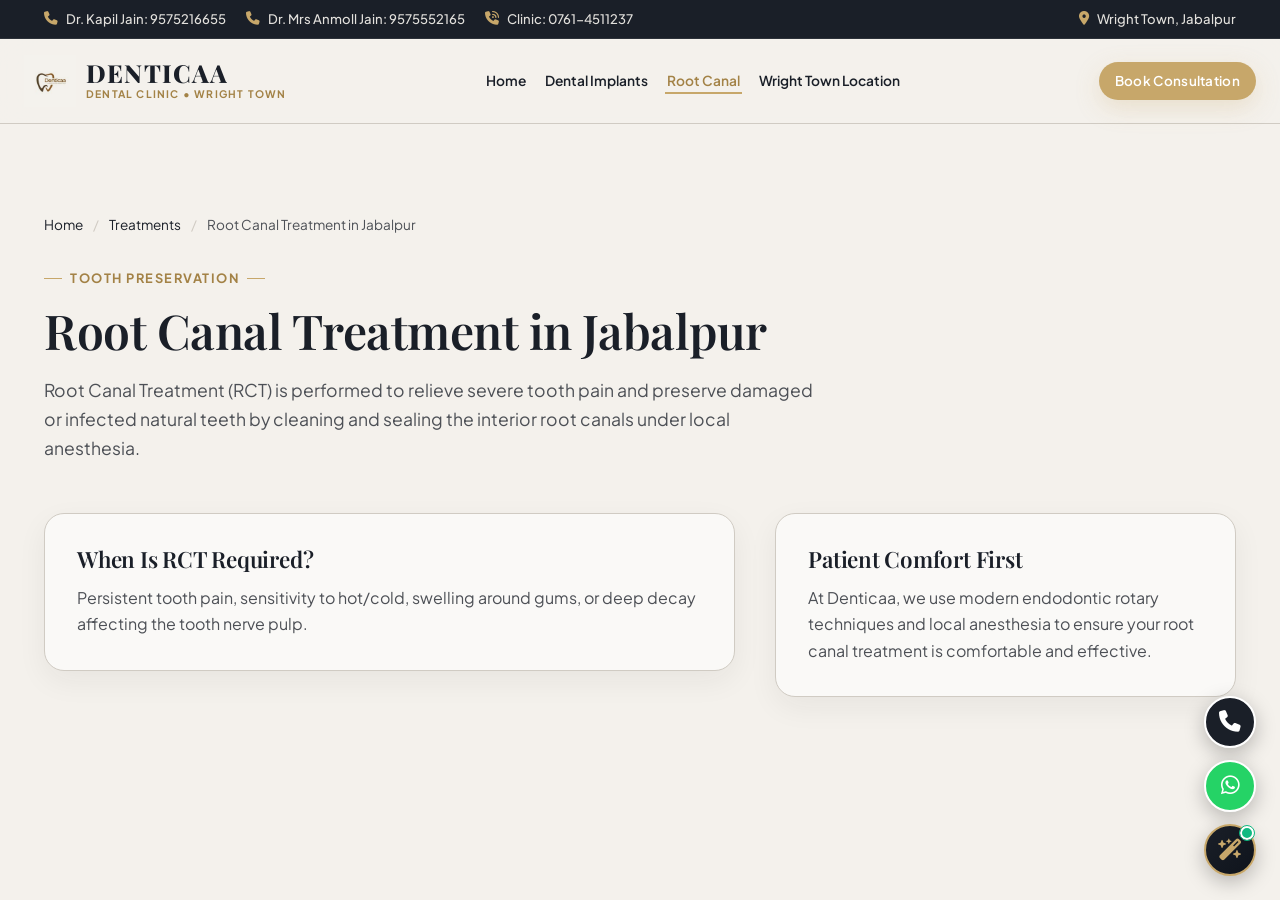
<file: root-canal-treatment-jabalpur.html>
<!DOCTYPE html>
<html lang="en">
<head>
  <meta charset="UTF-8">
  <meta name="viewport" content="width=device-width, initial-scale=1.0">
  <!-- Primary SEO Meta Tags -->
  <title>Root Canal Treatment in Jabalpur | Denticaa Dental Clinic</title>
  <meta name="description" content="Suffer from tooth pain? Get pain-managed Root Canal Treatment (RCT) in Jabalpur at Denticaa, Wright Town. Preserving natural teeth. Call 9575216655.">
  <meta name="keywords" content="Root Canal Treatment in Jabalpur, RCT Dentist Jabalpur, Tooth Pain Dentist Jabalpur, Denticaa Wright Town">
  <link rel="canonical" href="https://denticaa.in/root-canal-treatment-jabalpur.html">

  <!-- Open Graph / Social SEO -->
  <meta property="og:type" content="article">
  <meta property="og:title" content="Root Canal Treatment in Jabalpur | Denticaa Dental Clinic">
  <meta property="og:description" content="Suffer from tooth pain? Get pain-managed microscopic Root Canal Treatment (RCT) in Jabalpur at Denticaa, Wright Town.">
  <meta property="og:url" content="https://denticaa.in/root-canal-treatment-jabalpur.html">
  <meta property="og:site_name" content="Denticaa Dental Care">
  <meta property="og:image" content="https://denticaa.in/images/service-rct.png">

  <!-- Twitter Card SEO -->
  <meta name="twitter:card" content="summary_large_image">
  <meta name="twitter:title" content="Root Canal Treatment in Jabalpur | Denticaa Dental Clinic">
  <meta name="twitter:description" content="Painless laser and microscopic RCT treatments in Wright Town, Jabalpur at Denticaa.">
  <meta name="twitter:image" content="https://denticaa.in/images/service-rct.png">

  <!-- Favicon for Google Search & Browsers -->
  <link rel="icon" type="image/png" href="images/denticaa-official-logo.png">
  <link rel="shortcut icon" href="favicon.ico" type="image/x-icon">
  <link rel="apple-touch-icon" href="images/denticaa-official-logo.png">

  <link rel="stylesheet" href="https://cdnjs.cloudflare.com/ajax/libs/font-awesome/6.5.1/css/all.min.css">
  <link rel="preconnect" href="https://fonts.googleapis.com">
  <link rel="preconnect" href="https://fonts.gstatic.com" crossorigin>
  <link href="https://fonts.googleapis.com/css2?family=Playfair+Display:ital,wght@0,400;0,500;0,600;0,700;1,400;1,600&family=Plus+Jakarta+Sans:wght@300;400;500;600;700;800&display=swap" rel="stylesheet">

  <link rel="stylesheet" href="css/style.css">
  <link rel="stylesheet" href="css/components.css">
  <link rel="stylesheet" href="css/responsive.css">

  <!-- Schema.org MedicalProcedure / Service -->
  <script type="application/ld+json">
  {
    "@context": "https://schema.org",
    "@type": "MedicalProcedure",
    "name": "Endodontics & Root Canal Treatment",
    "description": "Pain-free single sitting and multi-sitting laser root canal treatments in Wright Town, Jabalpur.",
    "provider": {
      "@type": "Dentist",
      "name": "Denticaa Dental Care",
      "url": "https://denticaa.in/",
      "telephone": "+919575216655",
      "address": {
        "@type": "PostalAddress",
        "streetAddress": "Ground Floor, Nalini Apartment, Near Astha Medical, Wright Town",
        "addressLocality": "Jabalpur",
        "addressRegion": "Madhya Pradesh",
        "postalCode": "482001",
        "addressCountry": "IN"
      }
    }
  }
  </script>
</head>
<body>

  <!-- Top Bar & Navbar -->
  <div class="top-bar">
    <div class="container">
      <div class="top-bar-inner">
        <div class="top-bar-left">
          <a href="tel:9575216655" class="top-bar-item"><i class="fa-solid fa-phone"></i> Dr. Kapil Jain: 9575216655</a>
          <a href="tel:9575552165" class="top-bar-item"><i class="fa-solid fa-phone"></i> Dr. Mrs Anmoll Jain: 9575552165</a>
          <a href="tel:07614511237" class="top-bar-item"><i class="fa-solid fa-phone-volume"></i> Clinic: 0761-4511237</a>
        </div>
        <div class="top-bar-right">
          <span class="top-bar-item"><i class="fa-solid fa-location-dot"></i> Wright Town, Jabalpur</span>
        </div>
      </div>
    </div>
  </div>

  <header class="navbar">
    <div class="container">
      <div class="nav-container">
        <a href="index.html" class="brand-logo">
          <img src="images/denticaa-logo.png" alt="Denticaa Dental Care Logo" class="brand-logo-img">
          <div class="brand-logo-text">
            <span class="brand-name">DENTICAA</span>
            <span class="brand-tagline">Dental Clinic • Wright Town</span>
          </div>
        </a>
        <nav>
          <ul class="nav-menu" id="navMenu">
            <li><a href="index.html" class="nav-link">Home</a></li>
            <li><a href="dental-implants-jabalpur.html" class="nav-link">Dental Implants</a></li>
            <li><a href="root-canal-treatment-jabalpur.html" class="nav-link active">Root Canal</a></li>
            <li><a href="dentist-in-wright-town-jabalpur.html" class="nav-link">Wright Town Location</a></li>
          </ul>
        </nav>
        <div class="nav-actions">
          <a href="index.html#booking" class="btn btn-gold btn-sm">Book Consultation</a>
          <button class="mobile-toggle" id="mobileToggle" aria-label="Toggle Navigation">
            <i class="fa-solid fa-bars"></i>
          </button>
        </div>
      </div>
    </div>
  </header>

  <!-- Content -->
  <section class="section-padding" style="background-color: var(--bg-primary);">
    <div class="container">
      <ul class="breadcrumbs">
        <li><a href="index.html">Home</a></li>
        <li><a href="index.html#treatments">Treatments</a></li>
        <li>Root Canal Treatment in Jabalpur</li>
      </ul>

      <div class="section-title-wrap" style="text-align: left; max-width: 100%;">
        <span class="section-tag">Tooth Preservation</span>
        <h1 class="font-serif" style="font-size: 3rem; margin-bottom: 16px;">Root Canal Treatment in Jabalpur</h1>
        <p style="font-size: 1.1rem; color: var(--text-muted); max-width: 780px;">
          Root Canal Treatment (RCT) is performed to relieve severe tooth pain and preserve damaged or infected natural teeth by cleaning and sealing the interior root canals under local anesthesia.
        </p>
      </div>

      <div class="about-grid">
        <div class="about-highlight-card" style="padding: 32px;">
          <h3 class="font-serif" style="font-size: 1.4rem; margin-bottom: 12px;">When Is RCT Required?</h3>
          <p style="color: var(--text-muted); line-height: 1.65;">
            Persistent tooth pain, sensitivity to hot/cold, swelling around gums, or deep decay affecting the tooth nerve pulp.
          </p>
        </div>

        <div class="about-highlight-card" style="padding: 32px;">
          <h3 class="font-serif" style="font-size: 1.4rem; margin-bottom: 12px;">Patient Comfort First</h3>
          <p style="color: var(--text-muted); line-height: 1.65;">
            At Denticaa, we use modern endodontic rotary techniques and local anesthesia to ensure your root canal treatment is comfortable and effective.
          </p>
        </div>
      </div>
    </div>
  </section>

  <!-- Floating Action Dock -->
  <div class="floating-action-dock">
    <a href="tel:9575216655" class="floating-action-btn btn-floating-call" data-tooltip="Call Clinic (9575216655)" aria-label="Call Denticaa Clinic">
      <i class="fa-solid fa-phone"></i>
    </a>
    <a href="https://wa.me/917509194919?text=Hello%20Denticaa,%20I%20would%20like%20to%20inquire%20about%20root%20canal%20treatment" target="_blank" class="floating-action-btn btn-floating-wa" data-tooltip="WhatsApp Denticaa" aria-label="WhatsApp Denticaa Clinic">
      <i class="fa-brands fa-whatsapp"></i>
    </a>
    <button class="floating-action-btn btn-floating-ai" id="chatToggleBtn" data-tooltip="Denticaa AI Assistant" aria-label="Open AI Dental Chatbot" onclick="if(window.denticaaChatbot) window.denticaaChatbot.toggleChat();">
      <i class="fa-solid fa-wand-magic-sparkles"></i>
      <span class="ai-pulse-dot"></span>
    </button>
  </div>

  <script src="js/crm-store.js"></script>
  <script src="js/main.js"></script>
  <script src="js/chatbot.js"></script>
</body>
</html>
</file>
<file: css/style.css>
/* ==========================================================================
   DENTICAA DENTAL CLINIC — MASTER ORIGINAL DESIGN SYSTEM
   Visual Identity: Warm Ivory × Soft Cream × Editorial Charcoal × Luxury Gold
   ========================================================================== */

@import url('https://fonts.googleapis.com/css2?family=Playfair+Display:ital,wght@0,400;0,500;0,600;0,700;1,400;1,600&family=Plus+Jakarta+Sans:wght@300;400;500;600;700;800&display=swap');

:root {
  /* Original Theme Colors */
  --bg-primary: #F4F1EC;
  --bg-secondary: #E8E3DC;
  --bg-card: #FAF9F7;
  --bg-card-hover: #FFFFFF;
  --bg-dark-card: #141A22;
  
  --text-dark: #1A1F28;
  --text-muted: #4D5056;
  --text-light: #7A7E85;
  --text-white: #FFFFFF;
  
  --border-subtle: #D0CBC3;
  --border-light: #E4E0D8;
  
  /* Gold Accents */
  --gold-primary: #C7A76A;
  --gold-light: #E1D0AE;
  --gold-dark: #A38246;
  --gold-subtle: rgba(199, 167, 106, 0.12);
  --gold-border: rgba(199, 167, 106, 0.35);

  /* Shadows */
  --shadow-subtle: 0 4px 20px rgba(26, 31, 40, 0.04);
  --shadow-card: 0 10px 30px rgba(26, 31, 40, 0.06);
  --shadow-hover: 0 16px 40px rgba(26, 31, 40, 0.12);
  --shadow-gold: 0 8px 25px rgba(199, 167, 106, 0.25);

  /* Typography */
  --font-serif: 'Playfair Display', Georgia, serif;
  --font-sans: 'Plus Jakarta Sans', system-ui, -apple-system, sans-serif;

  /* Radius */
  --radius-xs: 4px;
  --radius-sm: 8px;
  --radius-md: 14px;
  --radius-lg: 20px;
  --radius-xl: 28px;
  --radius-full: 9999px;

  /* Transitions */
  --transition: all 0.3s cubic-bezier(0.16, 1, 0.3, 1);
}

/* Reset */
*, *::before, *::after {
  margin: 0;
  padding: 0;
  box-sizing: border-box;
}

html {
  scroll-behavior: smooth;
  font-size: 16px;
  background-color: var(--bg-primary);
  color: var(--text-dark);
}

body {
  font-family: var(--font-sans);
  background-color: var(--bg-primary);
  color: var(--text-dark);
  line-height: 1.65;
  overflow-x: hidden;
  -webkit-font-smoothing: antialiased;
}

/* Typography Helpers */
h1, h2, h3, h4, h5, h6 {
  font-family: var(--font-serif);
  color: var(--text-dark);
  font-weight: 600;
  line-height: 1.22;
  letter-spacing: -0.01em;
}

.font-serif {
  font-family: var(--font-serif);
}

.font-sans {
  font-family: var(--font-sans);
}

.text-gold {
  color: var(--gold-primary);
}

/* Container */
.container {
  width: 100%;
  max-width: 1240px;
  margin: 0 auto;
  padding: 0 24px;
}

.section-padding {
  padding: 90px 0;
  position: relative;
}

.section-title-wrap {
  text-align: center;
  max-width: 780px;
  margin: 0 auto 50px auto;
}

.section-tag {
  display: inline-flex;
  align-items: center;
  gap: 8px;
  font-size: 0.8rem;
  font-weight: 700;
  text-transform: uppercase;
  letter-spacing: 1.5px;
  color: var(--gold-dark);
  margin-bottom: 12px;
}

.section-tag::before,
.section-tag::after {
  content: '';
  width: 18px;
  height: 1px;
  background: var(--gold-primary);
}

.section-title {
  font-size: 2.65rem;
  margin-bottom: 16px;
  color: var(--text-dark);
}

.section-subtitle {
  font-size: 1.05rem;
  color: var(--text-muted);
  line-height: 1.7;
}

/* Editorial Buttons */
.btn {
  display: inline-flex;
  align-items: center;
  justify-content: center;
  gap: 10px;
  padding: 14px 30px;
  font-size: 0.92rem;
  font-weight: 600;
  border-radius: var(--radius-full);
  text-decoration: none;
  cursor: pointer;
  transition: var(--transition);
  border: none;
  font-family: var(--font-sans);
  letter-spacing: 0.3px;
}

.btn-primary {
  background-color: var(--text-dark);
  color: #FFFFFF;
  box-shadow: 0 6px 20px rgba(26, 31, 40, 0.15);
}

.btn-primary:hover {
  background-color: #000000;
  transform: translateY(-2px);
  box-shadow: 0 12px 28px rgba(26, 31, 40, 0.25);
}

.btn-gold {
  background-color: var(--gold-primary);
  color: #FFFFFF;
  box-shadow: var(--shadow-gold);
}

.btn-gold:hover {
  background-color: var(--gold-dark);
  transform: translateY(-2px);
  box-shadow: 0 12px 30px rgba(199, 167, 106, 0.35);
}

.btn-outline {
  background-color: transparent;
  color: var(--text-dark);
  border: 1.5px solid var(--border-subtle);
}

.btn-outline:hover {
  border-color: var(--text-dark);
  background-color: rgba(26, 31, 40, 0.04);
  transform: translateY(-2px);
}

.btn-whatsapp {
  background-color: #25D366;
  color: #FFFFFF;
}

.btn-whatsapp:hover {
  background-color: #1EBE5A;
  transform: translateY(-2px);
  box-shadow: 0 8px 25px rgba(37, 211, 102, 0.3);
}

.btn-sm {
  padding: 9px 20px;
  font-size: 0.85rem;
}

.btn-lg {
  padding: 16px 36px;
  font-size: 1rem;
}

/* Custom Scrollbar */
::-webkit-scrollbar {
  width: 8px;
}
::-webkit-scrollbar-track {
  background: var(--bg-primary);
}
::-webkit-scrollbar-thumb {
  background: #C0B9AE;
  border-radius: 4px;
}
::-webkit-scrollbar-thumb:hover {
  background: var(--gold-primary);
}

/* Breadcrumbs */
.breadcrumbs {
  display: flex;
  align-items: center;
  gap: 10px;
  font-size: 0.85rem;
  color: var(--text-muted);
  margin-bottom: 24px;
  list-style: none;
}

.breadcrumbs a {
  color: var(--text-dark);
  text-decoration: none;
  transition: color var(--transition);
}

.breadcrumbs a:hover {
  color: var(--gold-primary);
}

.breadcrumbs li::after {
  content: '/';
  margin-left: 10px;
  color: var(--border-subtle);
}

.breadcrumbs li:last-child::after {
  content: '';
}
</file>
<file: css/components.css>
/* ==========================================================================
   DENTICAA DENTAL CLINIC — ORIGINAL WARM LUXURY COMPONENTS & MODULES
   ========================================================================== */

/* 1. TOP UTILITY ANNOUNCEMENT BAR */
.top-bar {
  background-color: var(--text-dark);
  color: #FFFFFF;
  font-size: 0.82rem;
  padding: 8px 0;
  border-bottom: 1px solid rgba(255, 255, 255, 0.08);
}

.top-bar-inner {
  display: flex;
  justify-content: space-between;
  align-items: center;
  flex-wrap: wrap;
  gap: 12px;
}

.top-bar-left, .top-bar-right {
  display: flex;
  align-items: center;
  gap: 20px;
}

.top-bar-item {
  display: flex;
  align-items: center;
  gap: 8px;
  color: #E2E0DC;
  text-decoration: none;
  font-weight: 500;
  transition: var(--transition);
}

.top-bar-item:hover {
  color: var(--gold-light);
}

.top-bar-item i {
  color: var(--gold-primary);
  font-size: 0.85rem;
}

/* 2. NAVBAR */
.navbar {
  position: sticky;
  top: 0;
  left: 0;
  width: 100%;
  z-index: 1000;
  background: rgba(244, 241, 236, 0.92);
  backdrop-filter: blur(16px);
  -webkit-backdrop-filter: blur(16px);
  border-bottom: 1px solid var(--border-subtle);
  transition: var(--transition);
}

.navbar.scrolled {
  background: rgba(250, 249, 247, 0.98);
  box-shadow: var(--shadow-subtle);
}

.navbar .container {
  max-width: 1360px;
  width: 100%;
}

.nav-container {
  display: flex;
  align-items: center;
  justify-content: space-between;
  padding: 6px 0;
  min-height: 84px;
  gap: 14px;
}

.brand-logo {
  display: inline-flex;
  align-items: center;
  gap: 10px;
  text-decoration: none;
  flex-shrink: 0;
}

.brand-logo-img {
  height: 52px;
  width: auto;
  max-width: 200px;
  object-fit: contain;
  mix-blend-mode: multiply;
  transition: var(--transition);
}

.brand-logo:hover .brand-logo-img {
  transform: scale(1.04);
}

.brand-logo-text {
  display: flex;
  flex-direction: column;
  justify-content: center;
  gap: 2px;
}

.brand-name {
  font-family: var(--font-serif);
  font-size: 1.55rem;
  font-weight: 800;
  color: var(--text-dark);
  letter-spacing: 1.2px;
  line-height: 1;
}

.brand-tagline {
  font-size: 0.65rem;
  color: var(--gold-dark);
  font-weight: 700;
  letter-spacing: 1.2px;
  text-transform: uppercase;
  white-space: nowrap;
  line-height: 1.2;
}

.nav-menu {
  display: flex;
  align-items: center;
  gap: 15px;
  list-style: none;
  margin: 0;
  padding: 0;
  flex-shrink: 0;
}

.nav-link {
  text-decoration: none;
  color: var(--text-dark);
  font-size: 0.86rem;
  font-weight: 600;
  transition: var(--transition);
  position: relative;
  padding: 6px 2px;
  display: inline-flex;
  align-items: center;
  gap: 5px;
  line-height: 1;
  white-space: nowrap;
}

.nav-link:hover,
.nav-link.active {
  color: var(--gold-dark);
}

.nav-link::after {
  content: '';
  position: absolute;
  bottom: 0;
  left: 0;
  width: 0;
  height: 2px;
  background-color: var(--gold-primary);
  transition: width var(--transition);
}

.nav-link:hover::after,
.nav-link.active::after {
  width: 100%;
}

.nav-actions {
  display: flex;
  align-items: center;
  gap: 10px;
  flex-shrink: 0;
}

.nav-actions .btn-sm {
  white-space: nowrap;
  padding: 8px 16px;
  font-size: 0.84rem;
  flex-shrink: 0;
}

.nav-status-badge {
  display: inline-flex;
  align-items: center;
  gap: 8px;
  padding: 6px 12px;
  border-radius: var(--radius-full);
  background: rgba(16, 185, 129, 0.1);
  border: 1px solid rgba(16, 185, 129, 0.3);
  font-size: 0.8rem;
  font-weight: 600;
  color: #059669;
}

.nav-crm-btn {
  display: inline-flex;
  align-items: center;
  gap: 6px;
  background: var(--gold-subtle);
  border: 1px solid var(--gold-border);
  color: var(--gold-dark);
  padding: 6px 14px;
  border-radius: var(--radius-full);
  font-size: 0.8rem;
  font-weight: 700;
  text-decoration: none;
  transition: var(--transition);
}

.nav-crm-btn:hover {
  background: var(--gold-primary);
  color: #FFFFFF;
  border-color: var(--gold-primary);
}

.status-dot {
  width: 8px;
  height: 8px;
  border-radius: 50%;
  background-color: #10B981;
}

.mobile-toggle {
  display: none;
  background: transparent;
  border: 1px solid var(--border-subtle);
  color: var(--text-dark);
  font-size: 1.2rem;
  padding: 8px 12px;
  border-radius: var(--radius-sm);
  cursor: pointer;
}

/* 3. HERO SECTION */
.hero-section {
  padding: 80px 0 100px 0;
  background: linear-gradient(180deg, var(--bg-primary) 0%, var(--bg-secondary) 100%);
  position: relative;
  overflow: hidden;
}

.hero-grid {
  display: grid;
  grid-template-columns: 1.15fr 0.85fr;
  align-items: center;
  gap: 56px;
}

.hero-title {
  font-size: 3.3rem;
  margin-bottom: 20px;
  color: var(--text-dark);
  line-height: 1.18;
}

.hero-subtitle {
  font-size: 1.12rem;
  color: var(--text-muted);
  line-height: 1.75;
  margin-bottom: 30px;
}

.hero-cta-group {
  display: flex;
  align-items: center;
  gap: 16px;
  flex-wrap: wrap;
  margin-bottom: 24px;
}

.hero-quick-contact {
  display: flex;
  align-items: center;
  gap: 22px;
  flex-wrap: wrap;
}

.hero-contact-link {
  display: inline-flex;
  align-items: center;
  gap: 8px;
  font-size: 0.9rem;
  font-weight: 600;
  color: var(--text-dark);
  text-decoration: none;
  transition: var(--transition);
}

.hero-contact-link:hover {
  color: var(--gold-dark);
}

/* Clinic Photo Carousel & Badges */
.hero-image-wrap {
  position: relative;
}

.hero-carousel-container {
  position: relative;
  width: 100%;
  height: 480px;
  border-radius: var(--radius-lg);
  overflow: hidden !important;
  box-shadow: var(--shadow-hover);
  border: 1px solid var(--border-subtle);
  background: var(--bg-elevated, #f8f6f2);
}

.hero-carousel-track {
  position: relative;
  width: 100%;
  height: 100%;
  overflow: hidden;
}

.hero-carousel-slide {
  position: absolute !important;
  top: 0 !important;
  left: 0 !important;
  right: 0 !important;
  bottom: 0 !important;
  width: 100% !important;
  height: 100% !important;
  opacity: 0;
  visibility: hidden;
  display: none;
  transition: opacity 0.6s cubic-bezier(0.4, 0, 0.2, 1), transform 0.6s cubic-bezier(0.4, 0, 0.2, 1);
  transform: scale(1.03);
  z-index: 1;
}

.hero-carousel-slide.active {
  opacity: 1 !important;
  visibility: visible !important;
  display: block !important;
  transform: scale(1) !important;
  z-index: 2 !important;
}

.hero-clinic-photo {
  width: 100% !important;
  height: 100% !important;
  object-fit: cover !important;
  border: none;
  border-radius: 0;
  box-shadow: none;
  display: block !important;
}

/* Nav Buttons */
.hero-carousel-btn {
  position: absolute;
  top: 50%;
  transform: translateY(-50%);
  z-index: 4;
  width: 40px;
  height: 40px;
  border-radius: 50%;
  background: rgba(18, 22, 28, 0.55);
  backdrop-filter: blur(8px);
  -webkit-backdrop-filter: blur(8px);
  color: #ffffff;
  border: 1px solid rgba(255, 255, 255, 0.25);
  display: flex;
  align-items: center;
  justify-content: center;
  cursor: pointer;
  opacity: 0.8;
  transition: all 0.25s ease;
  font-size: 0.95rem;
}

.hero-carousel-btn:hover {
  opacity: 1;
  background: rgba(18, 22, 28, 0.85);
  transform: translateY(-50%) scale(1.1);
  color: var(--gold-light, #E5C478);
  border-color: var(--gold, #C5A059);
}

.hero-carousel-btn--prev {
  left: 14px;
}

.hero-carousel-btn--next {
  right: 14px;
}

/* Indicators / Dots */
.hero-carousel-dots {
  position: absolute;
  bottom: 14px;
  left: 50%;
  transform: translateX(-50%);
  z-index: 4;
  display: flex;
  align-items: center;
  gap: 8px;
  background: rgba(18, 22, 28, 0.45);
  padding: 6px 12px;
  border-radius: 20px;
  backdrop-filter: blur(8px);
  -webkit-backdrop-filter: blur(8px);
  border: 1px solid rgba(255, 255, 255, 0.15);
}

.hero-carousel-dot {
  width: 9px;
  height: 9px;
  border-radius: 50%;
  background: rgba(255, 255, 255, 0.45);
  border: none;
  cursor: pointer;
  padding: 0;
  transition: all 0.3s ease;
}

.hero-carousel-dot.active {
  width: 24px;
  border-radius: 10px;
  background: var(--gold, #C5A059);
}

.hero-badge {
  position: absolute;
  background: rgba(250, 249, 247, 0.95);
  backdrop-filter: blur(12px);
  -webkit-backdrop-filter: blur(12px);
  border: 1px solid var(--border-subtle);
  padding: 12px 18px;
  border-radius: var(--radius-md);
  display: flex;
  align-items: center;
  gap: 12px;
  box-shadow: var(--shadow-card);
  z-index: 5;
}

.hero-badge--top {
  top: -15px;
  left: -15px;
}

.hero-badge--bottom {
  bottom: -15px;
  right: -15px;
}

.hero-badge-icon {
  width: 40px;
  height: 40px;
  border-radius: 50%;
  background: var(--gold-subtle);
  border: 1px solid var(--gold-border);
  display: flex;
  align-items: center;
  justify-content: center;
  color: var(--gold-dark);
  font-size: 1.1rem;
}

.hero-badge-title {
  font-size: 0.9rem;
  font-weight: 700;
  color: var(--text-dark);
  display: block;
}

.hero-badge-sub {
  font-size: 0.78rem;
  color: var(--text-muted);
}

/* 4. VERIFIED TRUST BAR */
.trust-bar {
  background: var(--bg-card);
  border-top: 1px solid var(--border-subtle);
  border-bottom: 1px solid var(--border-subtle);
  padding: 30px 0;
}

.trust-grid {
  display: grid;
  grid-template-columns: repeat(4, 1fr);
  gap: 24px;
}

.trust-item {
  display: flex;
  align-items: center;
  gap: 14px;
}

.trust-icon {
  width: 44px;
  height: 44px;
  border-radius: var(--radius-sm);
  background: var(--gold-subtle);
  border: 1px solid var(--gold-border);
  display: flex;
  align-items: center;
  justify-content: center;
  color: var(--gold-dark);
  font-size: 1.15rem;
  flex-shrink: 0;
}

.trust-text strong {
  font-size: 0.92rem;
  color: var(--text-dark);
  display: block;
}

.trust-text span {
  font-size: 0.8rem;
  color: var(--text-muted);
}

/* ==========================================================================
   5. DOCTOR SHOWCASE SPOTLIGHT (Dr. Gargi Layout in Original Theme)
   ========================================================================== */
.doctor-spotlight-section {
  background-color: var(--bg-primary);
  position: relative;
}

/* Doctor Switcher Tabs */
.doctor-switch-tabs {
  display: flex;
  justify-content: center;
  gap: 14px;
  margin-bottom: 40px;
  flex-wrap: wrap;
}

.doctor-tab-btn {
  display: inline-flex;
  align-items: center;
  gap: 10px;
  padding: 12px 26px;
  border-radius: var(--radius-full);
  background: var(--bg-card);
  border: 1.5px solid var(--border-subtle);
  color: var(--text-muted);
  font-size: 0.92rem;
  font-weight: 600;
  cursor: pointer;
  transition: var(--transition);
}

.doctor-tab-btn i {
  color: var(--gold-dark);
}

.doctor-tab-btn:hover {
  border-color: var(--gold-dark);
  color: var(--text-dark);
}

.doctor-tab-btn.active {
  background: linear-gradient(135deg, var(--gold-primary), var(--gold-dark));
  border-color: var(--gold-dark);
  color: #FFFFFF;
  box-shadow: 0 4px 18px rgba(197, 155, 39, 0.35);
}

.doctor-tab-btn.active i {
  color: #FFFFFF;
}

/* Showcase Card (Compact Sleek Luxury Frame - Theme Matched) */
.doctor-spotlight-card {
  display: none;
  grid-template-columns: 320px 1fr;
  gap: 36px;
  align-items: center;
  background: #FFFFFF;
  border: 1.5px solid var(--gold-border, #E5D5BA);
  border-radius: var(--radius-xl);
  padding: 32px;
  box-shadow: 0 14px 45px rgba(0, 0, 0, 0.06);
  position: relative;
  max-width: 1060px;
  margin: 0 auto;
  transition: var(--transition);
}

.doctor-spotlight-card.active {
  display: grid;
  animation: fadeInSpotlight 0.4s ease;
}

@keyframes fadeInSpotlight {
  from { opacity: 0; transform: translateY(12px); }
  to { opacity: 1; transform: translateY(0); }
}

/* Left Column: Portrait Photo & Frame */
.doctor-portrait-frame {
  position: relative;
  border-radius: var(--radius-md);
  overflow: hidden;
  border: 1.5px solid var(--gold-border, #E5D5BA);
  box-shadow: 0 8px 24px rgba(0, 0, 0, 0.08);
  background: #F8FAFC;
  height: 380px;
  width: 100%;
}

.doctor-portrait-img {
  width: 100%;
  height: 100%;
  object-fit: cover;
  object-position: top center;
  display: block;
}

/* Top-Right Excellence Gold Badge */
.doctor-exp-badge {
  position: absolute;
  top: 12px;
  right: 12px;
  background: rgba(255, 255, 255, 0.95);
  backdrop-filter: blur(10px);
  border: 1.5px solid var(--gold-border);
  color: var(--gold-dark);
  font-size: 0.74rem;
  font-weight: 800;
  padding: 5px 12px;
  border-radius: var(--radius-full);
  display: inline-flex;
  align-items: center;
  gap: 6px;
  box-shadow: 0 4px 14px rgba(0, 0, 0, 0.08);
}

.doctor-exp-badge i {
  color: var(--gold-primary);
}

/* Bottom Floating Nameplate Overlay */
.doctor-nameplate-overlay {
  position: absolute;
  bottom: 12px;
  left: 12px;
  right: 12px;
  background: rgba(255, 255, 255, 0.95);
  backdrop-filter: blur(14px);
  border: 1.5px solid var(--gold-border);
  padding: 12px 14px;
  border-radius: var(--radius-sm);
  box-shadow: 0 8px 24px rgba(0, 0, 0, 0.1);
}

.doctor-nameplate-title {
  font-family: var(--font-serif);
  font-size: 1.15rem;
  font-weight: 800;
  color: #0F172A;
  letter-spacing: 0.5px;
  margin-bottom: 2px;
  text-transform: uppercase;
}

.doctor-nameplate-sub {
  font-size: 0.74rem;
  color: var(--gold-dark);
  font-weight: 700;
}

/* Right Column: Bio, Headline, Quote, Feature Pills, CTAs */
.doctor-info-content {
  display: flex;
  flex-direction: column;
  justify-content: center;
}

.doctor-tag-pill {
  display: inline-flex;
  align-items: center;
  gap: 6px;
  font-size: 0.7rem;
  font-weight: 700;
  text-transform: uppercase;
  letter-spacing: 1px;
  color: #92400E;
  background: #FEF3C7;
  border: 1px solid #FDE68A;
  padding: 4px 12px;
  border-radius: var(--radius-full);
  margin-bottom: 10px;
  align-self: flex-start;
}

.doctor-main-headline {
  font-size: 1.75rem;
  line-height: 1.25;
  color: var(--text-dark, #0F172A);
  margin-bottom: 8px;
}

.doctor-italic-quote {
  font-family: var(--font-serif);
  font-style: italic;
  font-size: 0.9rem;
  color: #B45309;
  line-height: 1.5;
  padding-left: 12px;
  border-left: 2.5px solid var(--gold-primary);
  margin-bottom: 12px;
}

.doctor-bio-text {
  font-size: 0.88rem;
  color: #475569;
  line-height: 1.6;
  margin-bottom: 14px;
}

.doctor-bio-text strong {
  color: #0F172A;
}

/* 2x2 Feature Pills with Green Checks */
.doctor-feature-grid {
  display: grid;
  grid-template-columns: 1fr 1fr;
  gap: 8px;
  margin-bottom: 18px;
}

.doctor-feature-pill {
  display: flex;
  align-items: center;
  gap: 8px;
  background: #F0FDF4;
  border: 1px solid #BBF7D0;
  padding: 8px 14px;
  border-radius: var(--radius-full);
  font-size: 0.8rem;
  font-weight: 600;
  color: #166534;
  transition: var(--transition);
}

.doctor-feature-pill:hover {
  background: #DCFCE7;
  border-color: #86EFAC;
}

.doctor-feature-pill i {
  color: #10B981;
  font-size: 0.9rem;
  flex-shrink: 0;
}

/* Action CTAs */
.doctor-actions-row {
  display: flex;
  align-items: center;
  gap: 12px;
  flex-wrap: wrap;
}

.doctor-actions-row .btn {
  padding: 10px 22px;
  font-size: 0.86rem;
}

.btn-doctor-whatsapp {
  background: rgba(255, 255, 255, 0.06);
  color: #FFFFFF;
  border: 1px solid var(--border-subtle);
  box-shadow: none;
}

.btn-doctor-whatsapp:hover {
  background: rgba(255, 255, 255, 0.12);
  border-color: #25D366;
  color: #FFFFFF;
}

/* 6. SERVICES SECTION */
.services-section {
  background-color: var(--bg-secondary);
}

.services-filter-bar {
  display: flex;
  justify-content: center;
  gap: 10px;
  margin-bottom: 44px;
  flex-wrap: wrap;
}

.svc-filter-btn {
  background: var(--bg-card);
  border: 1px solid var(--border-subtle);
  color: var(--text-muted);
  font-size: 0.88rem;
  font-weight: 600;
  padding: 9px 20px;
  border-radius: var(--radius-full);
  cursor: pointer;
  transition: var(--transition);
}

.svc-filter-btn:hover {
  border-color: var(--text-dark);
  color: var(--text-dark);
}

.svc-filter-btn.active {
  background: var(--text-dark);
  color: #FFFFFF;
  border-color: var(--text-dark);
}

.services-card-grid {
  display: grid;
  grid-template-columns: repeat(3, 1fr);
  gap: 28px;
}

.svc-card {
  background: var(--bg-card);
  border: 1px solid var(--border-subtle);
  border-radius: var(--radius-lg);
  overflow: hidden;
  box-shadow: var(--shadow-card);
  transition: var(--transition);
  display: flex;
  flex-direction: column;
}

.svc-card:hover {
  transform: translateY(-5px);
  background: var(--bg-card-hover);
  box-shadow: var(--shadow-hover);
  border-color: var(--gold-primary);
}

.svc-card.hidden {
  display: none;
}

.svc-card-img-wrap {
  position: relative;
  height: 220px;
  overflow: hidden;
}

.svc-card-img {
  width: 100%;
  height: 100%;
  object-fit: cover;
  transition: transform 0.5s ease;
}

.svc-card:hover .svc-card-img {
  transform: scale(1.05);
}

.svc-card-badge {
  position: absolute;
  top: 14px;
  right: 14px;
  background: rgba(26, 31, 40, 0.85);
  color: #FFFFFF;
  font-size: 0.75rem;
  font-weight: 700;
  padding: 4px 12px;
  border-radius: var(--radius-full);
}

.svc-card-badge--gold {
  background: var(--gold-primary);
  color: #FFFFFF;
}

.svc-card-body {
  padding: 26px;
  display: flex;
  flex-direction: column;
  flex-grow: 1;
}

.svc-card-header {
  display: flex;
  align-items: center;
  gap: 12px;
  margin-bottom: 12px;
}

.svc-card-icon {
  width: 42px;
  height: 42px;
  border-radius: var(--radius-sm);
  background: var(--gold-subtle);
  border: 1px solid var(--gold-border);
  display: flex;
  align-items: center;
  justify-content: center;
  color: var(--gold-dark);
  font-size: 1.1rem;
  flex-shrink: 0;
}

.svc-card-title {
  font-size: 1.3rem;
  color: var(--text-dark);
}

.svc-card-desc {
  font-size: 0.92rem;
  color: var(--text-muted);
  line-height: 1.65;
  margin-bottom: 18px;
}

.svc-card-features {
  list-style: none;
  display: flex;
  flex-direction: column;
  gap: 8px;
  font-size: 0.85rem;
  color: var(--text-dark);
  margin-bottom: 22px;
  margin-top: auto;
}

.svc-card-features li {
  display: flex;
  align-items: center;
  gap: 8px;
}

.svc-card-features i {
  color: var(--gold-dark);
}

.svc-card-footer {
  display: flex;
  align-items: center;
  justify-content: space-between;
  padding-top: 16px;
  border-top: 1px solid var(--border-light);
}

.svc-card-duration {
  font-size: 0.82rem;
  color: var(--text-muted);
  display: flex;
  align-items: center;
  gap: 6px;
}

.svc-card-cta {
  font-size: 0.88rem;
  font-weight: 700;
  color: var(--gold-dark);
  text-decoration: none;
  transition: var(--transition);
}

.svc-card-cta:hover {
  color: var(--text-dark);
}

/* 7. SMILE GALLERY / INTERACTIVE BEFORE & AFTER SLIDER (Image 1 Style) */
.transformations-section {
  background-color: var(--bg-primary);
}

.transformations-grid {
  display: grid;
  grid-template-columns: repeat(3, 1fr);
  gap: 28px;
}

.ba-card {
  background: var(--bg-card);
  border: 1px solid var(--border-subtle);
  border-radius: var(--radius-lg);
  overflow: hidden;
  box-shadow: var(--shadow-card);
  transition: var(--transition);
  display: flex;
  flex-direction: column;
}

.ba-card:hover {
  transform: translateY(-5px);
  box-shadow: var(--shadow-hover);
  border-color: var(--gold-border);
}

.ba-slider-wrapper {
  position: relative;
  width: 100%;
  height: 280px;
  overflow: hidden;
  user-select: none;
  touch-action: none;
  cursor: ew-resize;
  background: #111720;
}

.ba-img {
  position: absolute;
  top: 0;
  left: 0;
  width: 100%;
  height: 100%;
  object-fit: cover;
  pointer-events: none;
}

.ba-before-wrap {
  position: absolute;
  top: 0;
  left: 0;
  width: 50%;
  height: 100%;
  overflow: hidden;
  z-index: 2;
  border-right: 2.5px solid var(--gold-primary);
  box-shadow: 2px 0 12px rgba(0, 0, 0, 0.45);
  transition: width 0.05s linear;
}

.ba-before-wrap .ba-img {
  width: 100%;
  height: 100%;
  object-fit: cover;
}

/* Gold Circle Handle with < > arrows */
.ba-handle {
  position: absolute;
  top: 50%;
  left: 50%;
  transform: translate(-50%, -50%);
  width: 36px;
  height: 36px;
  border-radius: 50%;
  background: var(--gold-primary);
  border: 2px solid #FFFFFF;
  color: #1A1F28;
  display: flex;
  align-items: center;
  justify-content: center;
  font-size: 0.82rem;
  font-weight: 800;
  letter-spacing: -1px;
  box-shadow: 0 4px 14px rgba(0, 0, 0, 0.5);
  z-index: 5;
  pointer-events: none;
  transition: transform 0.2s ease, background 0.2s ease;
}

.ba-slider-wrapper:hover .ba-handle {
  transform: translate(-50%, -50%) scale(1.12);
  background: var(--gold-light);
}

/* Badges matching Image 1 */
.ba-badge {
  position: absolute;
  bottom: 12px;
  padding: 4px 12px;
  border-radius: var(--radius-full);
  font-size: 0.72rem;
  font-weight: 800;
  letter-spacing: 0.5px;
  text-transform: uppercase;
  z-index: 4;
  pointer-events: none;
  box-shadow: 0 2px 8px rgba(0, 0, 0, 0.4);
}

.ba-badge-before {
  left: 12px;
  background: #E11D48; /* Red pill badge */
  color: #FFFFFF;
}

.ba-badge-after {
  right: 12px;
  background: #059669; /* Green / Emerald pill badge */
  color: #FFFFFF;
}

/* Hidden Range Slider for Accessible & Touch Dragging */
.ba-range-slider {
  position: absolute;
  top: 0;
  left: 0;
  width: 100%;
  height: 100%;
  opacity: 0;
  cursor: ew-resize;
  z-index: 10;
  margin: 0;
}

.ba-card-body {
  padding: 24px;
  display: flex;
  flex-direction: column;
  flex-grow: 1;
}

.ba-tag {
  display: inline-flex;
  align-items: center;
  gap: 6px;
  font-size: 0.75rem;
  font-weight: 700;
  color: var(--gold-dark);
  background: var(--gold-subtle);
  border: 1px solid var(--gold-border);
  padding: 4px 12px;
  border-radius: var(--radius-full);
  margin-bottom: 12px;
  align-self: flex-start;
}

.ba-title {
  font-size: 1.25rem;
  color: var(--text-dark);
  margin-bottom: 8px;
}

.ba-desc {
  font-size: 0.9rem;
  color: var(--text-muted);
  line-height: 1.65;
}

.transformation-desc {
  font-size: 0.88rem;
  color: var(--text-muted);
  line-height: 1.6;
}

/* 8. FAQ ACCORDION */
.faq-accordion {
  max-width: 820px;
  margin: 0 auto;
  display: flex;
  flex-direction: column;
  gap: 14px;
}

.faq-item {
  background: var(--bg-card);
  border: 1px solid var(--border-subtle);
  border-radius: var(--radius-md);
  overflow: hidden;
  transition: var(--transition);
}

.faq-item.active {
  border-color: var(--gold-dark);
  box-shadow: var(--shadow-subtle);
}

.faq-question {
  width: 100%;
  text-align: left;
  padding: 20px 24px;
  background: transparent;
  border: none;
  color: var(--text-dark);
  font-family: var(--font-serif);
  font-size: 1.1rem;
  font-weight: 600;
  display: flex;
  align-items: center;
  justify-content: space-between;
  cursor: pointer;
}

.faq-icon {
  font-size: 0.9rem;
  color: var(--gold-dark);
  transition: transform 0.3s ease;
}

.faq-item.active .faq-icon {
  transform: rotate(180deg);
}

.faq-answer {
  max-height: 0;
  overflow: hidden;
  transition: max-height 0.4s ease, padding 0.3s ease;
  padding: 0 24px;
  color: var(--text-muted);
  font-size: 0.94rem;
  line-height: 1.7;
}

.faq-item.active .faq-answer {
  max-height: 250px;
  padding-bottom: 20px;
}

/* 8. VERIFIED PATIENT REVIEWS (Google Business Integration) */
.reviews-section {
  background-color: var(--bg-secondary);
}

.reviews-summary-bar {
  display: flex;
  align-items: center;
  justify-content: center;
  gap: 16px;
  background: var(--bg-card);
  border: 1px solid var(--border-subtle);
  padding: 12px 26px;
  border-radius: var(--radius-full);
  max-width: 500px;
  margin: 0 auto 36px auto;
  box-shadow: var(--shadow-subtle);
}

.reviews-stars {
  color: #F59E0B;
  display: flex;
  gap: 3px;
  font-size: 1.1rem;
}

.reviews-score {
  font-weight: 800;
  color: var(--text-dark);
  font-size: 1.1rem;
}

.reviews-source {
  font-size: 0.85rem;
  color: var(--text-muted);
  font-weight: 600;
  display: flex;
  align-items: center;
  gap: 6px;
}

.reviews-grid {
  display: grid;
  grid-template-columns: repeat(3, 1fr);
  gap: 24px;
  margin-bottom: 36px;
}

.review-card {
  background: var(--bg-card);
  border: 1px solid var(--border-subtle);
  border-radius: var(--radius-lg);
  padding: 26px;
  box-shadow: var(--shadow-card);
  display: flex;
  flex-direction: column;
  justify-content: space-between;
  transition: var(--transition);
}

.review-card:hover {
  transform: translateY(-4px);
  box-shadow: var(--shadow-hover);
  border-color: var(--gold-primary);
}

.review-header {
  display: flex;
  align-items: center;
  justify-content: space-between;
  margin-bottom: 12px;
}

.review-author-wrap {
  display: flex;
  align-items: center;
  gap: 12px;
}

.review-avatar {
  width: 42px;
  height: 42px;
  border-radius: 50%;
  background: var(--gold-subtle);
  border: 1px solid var(--gold-border);
  color: var(--gold-dark);
  font-weight: 700;
  font-size: 0.95rem;
  display: flex;
  align-items: center;
  justify-content: center;
}

.review-author-info {
  display: flex;
  flex-direction: column;
}

.review-author-name {
  font-size: 0.95rem;
  font-weight: 700;
  color: var(--text-dark);
}

.review-verified-badge {
  font-size: 0.75rem;
  color: #059669;
  display: flex;
  align-items: center;
  gap: 4px;
  font-weight: 600;
}

.review-google-icon {
  font-size: 1.4rem;
  color: #4285F4;
}

.review-stars-row {
  color: #F59E0B;
  font-size: 0.88rem;
  display: flex;
  gap: 2px;
  margin-bottom: 12px;
}

.review-text {
  font-size: 0.92rem;
  color: var(--text-muted);
  line-height: 1.7;
  margin-bottom: 16px;
  flex-grow: 1;
}

.review-treatment-tag {
  font-size: 0.76rem;
  color: var(--gold-dark);
  font-weight: 700;
  background: var(--gold-subtle);
  padding: 4px 10px;
  border-radius: var(--radius-sm);
  align-self: flex-start;
}

.google-cta-box {
  text-align: center;
  max-width: 680px;
  margin: 0 auto;
  background: var(--bg-card);
  border: 1.5px solid var(--gold-border);
  border-radius: var(--radius-xl);
  padding: 40px;
  box-shadow: var(--shadow-card);
}

.google-cta-box h3 {
  font-size: 1.6rem;
  color: var(--text-dark);
  margin-bottom: 10px;
}

.google-cta-box p {
  color: var(--text-muted);
  font-size: 0.96rem;
  line-height: 1.7;
  margin-bottom: 24px;
}

/* 9. LOCATION & NAP CARD */
.location-grid {
  display: grid;
  grid-template-columns: 1fr 1fr;
  gap: 36px;
  align-items: stretch;
}

.nap-card {
  background: var(--bg-card);
  border: 1px solid var(--border-subtle);
  border-radius: var(--radius-lg);
  padding: 36px;
  box-shadow: var(--shadow-card);
  display: flex;
  flex-direction: column;
  justify-content: space-between;
}

.nap-title {
  font-size: 1.7rem;
  color: var(--text-dark);
  margin-bottom: 14px;
}

.nap-address-block {
  color: var(--text-muted);
  font-size: 0.95rem;
  line-height: 1.7;
  margin-bottom: 22px;
}

.nap-phones {
  display: flex;
  flex-direction: column;
  gap: 12px;
  margin-bottom: 28px;
}

.nap-phone-item {
  display: flex;
  align-items: center;
  gap: 10px;
  color: var(--text-dark);
  text-decoration: none;
  font-weight: 600;
  font-size: 0.94rem;
  transition: var(--transition);
}

.nap-phone-item:hover {
  color: var(--gold-dark);
}

.map-container {
  border-radius: var(--radius-lg);
  overflow: hidden;
  border: 1px solid var(--border-subtle);
  min-height: 380px;
  box-shadow: var(--shadow-card);
}

.map-container iframe {
  width: 100%;
  height: 100%;
  min-height: 380px;
  border: none;
}

/* 10. APPOINTMENT BOOKING FORM */
.booking-section {
  background: var(--bg-secondary);
}

.booking-wrapper {
  max-width: 740px;
  margin: 0 auto;
  background: var(--bg-card);
  border: 1px solid var(--border-subtle);
  border-radius: var(--radius-xl);
  padding: 44px;
  box-shadow: var(--shadow-card);
}

.form-group {
  margin-bottom: 20px;
}

.form-row {
  display: grid;
  grid-template-columns: 1fr 1fr;
  gap: 18px;
}

.form-label {
  display: block;
  font-size: 0.85rem;
  font-weight: 600;
  color: var(--text-dark);
  margin-bottom: 8px;
}

.form-control {
  width: 100%;
  padding: 13px 16px;
  border-radius: var(--radius-sm);
  background: #FFFFFF;
  border: 1px solid var(--border-subtle);
  color: var(--text-dark);
  font-family: var(--font-sans);
  font-size: 0.95rem;
  transition: var(--transition);
}

.form-control:focus {
  outline: none;
  border-color: var(--gold-dark);
  box-shadow: 0 0 0 3px var(--gold-subtle);
}

/* 11. FOOTER */
.footer {
  background: #151A22;
  border-top: 1px solid var(--border-subtle);
  padding: 70px 0 30px 0;
  color: #A6ABB5;
}

.footer-grid {
  display: grid;
  grid-template-columns: 1.5fr 1fr 1fr 1.2fr;
  gap: 40px;
  margin-bottom: 50px;
}

.footer-col h4 {
  color: #FFFFFF;
  font-size: 1.05rem;
  margin-bottom: 18px;
  position: relative;
  padding-bottom: 10px;
}

.footer-col h4::after {
  content: '';
  position: absolute;
  bottom: 0;
  left: 0;
  width: 26px;
  height: 2px;
  background: var(--gold-primary);
}

.footer-links {
  list-style: none;
  display: flex;
  flex-direction: column;
  gap: 10px;
}

.footer-links a {
  color: #A6ABB5;
  text-decoration: none;
  font-size: 0.88rem;
  transition: var(--transition);
}

.footer-links a:hover {
  color: var(--gold-light);
  transform: translateX(4px);
  display: inline-block;
}

.footer-bottom {
  display: flex;
  justify-content: space-between;
  align-items: center;
  padding-top: 24px;
  border-top: 1px solid rgba(255, 255, 255, 0.08);
  font-size: 0.85rem;
}

/* ==========================================================================
   12. FLOATING ACTION DOCK (3 Icons: WhatsApp, AI Chatbot, Direct Call)
   ========================================================================== */
.floating-action-dock {
  position: fixed;
  bottom: 24px;
  right: 24px;
  z-index: 1000;
  display: flex;
  flex-direction: column;
  gap: 12px;
  align-items: flex-end;
}

.floating-action-btn {
  width: 52px;
  height: 52px;
  border-radius: 50%;
  display: flex;
  align-items: center;
  justify-content: center;
  font-size: 1.35rem;
  box-shadow: 0 6px 20px rgba(0, 0, 0, 0.25);
  cursor: pointer;
  transition: all 0.3s cubic-bezier(0.16, 1, 0.3, 1);
  text-decoration: none;
  position: relative;
  border: 2px solid #FFFFFF;
}

.floating-action-btn:hover {
  transform: scale(1.1) translateY(-3px);
  box-shadow: 0 10px 30px rgba(0, 0, 0, 0.35);
}

/* Tooltip */
.floating-action-btn::before {
  content: attr(data-tooltip);
  position: absolute;
  right: 64px;
  top: 50%;
  transform: translateY(-50%);
  background: var(--text-dark);
  color: #FFFFFF;
  font-size: 0.78rem;
  font-weight: 700;
  padding: 5px 12px;
  border-radius: var(--radius-full);
  white-space: nowrap;
  opacity: 0;
  pointer-events: none;
  transition: opacity 0.2s ease, transform 0.2s ease;
  box-shadow: 0 4px 12px rgba(0, 0, 0, 0.2);
}

.floating-action-btn:hover::before {
  opacity: 1;
  transform: translateY(-50%) translateX(-4px);
}

/* Call Button */
.btn-floating-call {
  background: var(--text-dark);
  color: #FFFFFF;
}

.btn-floating-call:hover {
  background: #000000;
  color: var(--gold-light);
}

/* WhatsApp Button */
.btn-floating-wa {
  background: #25D366;
  color: #FFFFFF;
}

.btn-floating-wa:hover {
  background: #1EBE5A;
}

/* AI Chatbot Button with animated badge */
.btn-floating-ai {
  background: linear-gradient(135deg, #1A1F28 0%, #0F141C 100%);
  color: var(--gold-primary);
  border-color: var(--gold-primary);
}

.btn-floating-ai:hover {
  background: #1A1F28;
  color: var(--gold-light);
  box-shadow: 0 0 25px rgba(199, 167, 106, 0.4);
}

.ai-pulse-dot {
  position: absolute;
  top: 0;
  right: 0;
  width: 14px;
  height: 14px;
  border-radius: 50%;
  background: #10B981;
  border: 2px solid #FFFFFF;
}

.ai-pulse-dot::after {
  content: '';
  position: absolute;
  inset: -3px;
  border-radius: 50%;
  border: 1.5px solid #10B981;
  animation: pulse-ring 2s infinite cubic-bezier(0.215, 0.61, 0.355, 1);
}

/* ==========================================================================
   13. MULTILINGUAL AI DENTAL CHATBOT MODAL
   ========================================================================== */
.chatbot-modal {
  position: fixed;
  bottom: 90px;
  right: 24px;
  width: 380px;
  height: 560px;
  max-height: calc(100vh - 120px);
  background: var(--bg-card);
  border: 1.5px solid var(--gold-border);
  border-radius: var(--radius-xl);
  box-shadow: 0 20px 60px rgba(0, 0, 0, 0.3);
  z-index: 1001;
  display: flex;
  flex-direction: column;
  overflow: hidden;
  opacity: 0;
  pointer-events: none;
  transform: translateY(20px) scale(0.95);
  transition: all 0.3s cubic-bezier(0.16, 1, 0.3, 1);
}

.chatbot-modal.active {
  opacity: 1;
  pointer-events: auto;
  transform: translateY(0) scale(1);
}

.chatbot-header {
  background: var(--text-dark);
  color: #FFFFFF;
  padding: 16px 20px;
  display: flex;
  align-items: center;
  justify-content: space-between;
  border-bottom: 1px solid rgba(255, 255, 255, 0.08);
}

.chatbot-header-info {
  display: flex;
  align-items: center;
  gap: 12px;
}

.chatbot-avatar {
  width: 38px;
  height: 38px;
  border-radius: 50%;
  background: rgba(199, 167, 106, 0.2);
  border: 1px solid var(--gold-primary);
  display: flex;
  align-items: center;
  justify-content: center;
  color: var(--gold-light);
  font-size: 1rem;
  position: relative;
}

.chatbot-online-pulse {
  position: absolute;
  bottom: 0;
  right: 0;
  width: 10px;
  height: 10px;
  background: #10B981;
  border-radius: 50%;
  border: 1.5px solid var(--text-dark);
}

.chatbot-title {
  font-family: var(--font-serif);
  font-size: 1.05rem;
  font-weight: 700;
  color: #FFFFFF;
  line-height: 1.1;
  margin-bottom: 2px;
}

.chatbot-status {
  font-size: 0.72rem;
  color: var(--gold-light);
  font-weight: 600;
}

.chatbot-header-actions {
  display: flex;
  align-items: center;
  gap: 8px;
}

.chatbot-header-btn {
  background: rgba(255, 255, 255, 0.1);
  border: none;
  color: #FFFFFF;
  width: 28px;
  height: 28px;
  border-radius: 50%;
  display: flex;
  align-items: center;
  justify-content: center;
  cursor: pointer;
  transition: var(--transition);
  font-size: 0.82rem;
}

.chatbot-header-btn:hover {
  background: var(--gold-primary);
  color: var(--text-dark);
}

/* Quick Query Chips */
.chatbot-quick-chips {
  padding: 10px 14px;
  background: var(--bg-secondary);
  border-bottom: 1px solid var(--border-light);
  display: flex;
  gap: 8px;
  overflow-x: auto;
  white-space: nowrap;
}

.chip-btn {
  background: #FFFFFF;
  border: 1px solid var(--border-subtle);
  color: var(--text-dark);
  font-size: 0.76rem;
  font-weight: 600;
  padding: 4px 10px;
  border-radius: var(--radius-full);
  cursor: pointer;
  flex-shrink: 0;
  transition: var(--transition);
}

.chip-btn:hover {
  background: var(--gold-subtle);
  border-color: var(--gold-primary);
  color: var(--gold-dark);
}

/* Chat Body */
.chatbot-body {
  flex: 1;
  padding: 16px;
  overflow-y: auto;
  display: flex;
  flex-direction: column;
  gap: 14px;
  background: var(--bg-primary);
}

.chat-msg {
  display: flex;
  flex-direction: column;
  max-width: 85%;
}

.chat-msg-bot {
  align-self: flex-start;
}

.chat-msg-user {
  align-self: flex-end;
}

.msg-content {
  padding: 12px 16px;
  border-radius: 16px;
  font-size: 0.88rem;
  line-height: 1.55;
  box-shadow: 0 2px 8px rgba(0, 0, 0, 0.05);
}

.chat-msg-bot .msg-content {
  background: #FFFFFF;
  border: 1px solid var(--border-light);
  color: var(--text-dark);
  border-bottom-left-radius: 4px;
}

.chat-msg-user .msg-content {
  background: var(--text-dark);
  color: #FFFFFF;
  border-bottom-right-radius: 4px;
}

.msg-time {
  font-size: 0.68rem;
  color: var(--text-muted);
  margin-top: 4px;
  padding: 0 4px;
}

.chat-msg-user .msg-time {
  text-align: right;
}

.btn-chat-wa {
  display: inline-flex;
  align-items: center;
  gap: 6px;
  background: #25D366;
  color: #FFFFFF;
  font-size: 0.78rem;
  font-weight: 700;
  padding: 6px 12px;
  border-radius: var(--radius-full);
  text-decoration: none;
  transition: var(--transition);
}

.btn-chat-wa:hover {
  background: #1EBE5A;
}

/* Typing Indicator Dots */
.typing-dots {
  display: flex;
  align-items: center;
  gap: 4px;
  padding: 12px 18px !important;
}

.typing-dots span {
  width: 6px;
  height: 6px;
  border-radius: 50%;
  background: var(--gold-dark);
  animation: typingBounce 1.4s infinite ease-in-out both;
}

.typing-dots span:nth-child(1) { animation-delay: -0.32s; }
.typing-dots span:nth-child(2) { animation-delay: -0.16s; }

@keyframes typingBounce {
  0%, 80%, 100% { transform: scale(0); }
  40% { transform: scale(1); }
}

/* Chat Footer Input */
.chatbot-footer {
  padding: 12px 16px;
  background: #FFFFFF;
  border-top: 1px solid var(--border-light);
  display: flex;
  align-items: center;
  gap: 10px;
}

.chatbot-input {
  flex: 1;
  padding: 10px 14px;
  border-radius: var(--radius-full);
  border: 1px solid var(--border-subtle);
  font-family: var(--font-sans);
  font-size: 0.88rem;
  color: var(--text-dark);
}

.chatbot-input:focus {
  outline: none;
  border-color: var(--gold-primary);
}

.chatbot-send-btn {
  width: 38px;
  height: 38px;
  border-radius: 50%;
  background: var(--gold-primary);
  color: #FFFFFF;
  border: none;
  cursor: pointer;
  display: flex;
  align-items: center;
  justify-content: center;
  transition: var(--transition);
  font-size: 0.95rem;
}

.chatbot-send-btn:hover {
  background: var(--gold-dark);
  transform: scale(1.05);
}

/* ==========================================================================
   14. SUBPAGE LAYOUTS & SPECIALIST AUTHORITY CARDS
   ========================================================================== */
.about-grid {
  display: grid;
  grid-template-columns: 1.2fr 0.8fr;
  gap: 40px;
  align-items: start;
}

.doctor-authority-card {
  background: var(--bg-card);
  border: 1.5px solid var(--gold-border);
  border-radius: var(--radius-xl);
  padding: 36px;
  box-shadow: var(--shadow-card);
  transition: var(--transition);
}

.doctor-authority-card:hover {
  box-shadow: var(--shadow-hover);
  border-color: var(--gold-primary);
}

.doctor-qual {
  display: inline-block;
  background: var(--gold-subtle);
  color: var(--gold-dark);
  font-weight: 800;
  font-size: 0.78rem;
  padding: 4px 12px;
  border-radius: var(--radius-full);
  margin-bottom: 12px;
  border: 1px solid var(--gold-border);
  letter-spacing: 0.5px;
  text-transform: uppercase;
}

.doctor-spec {
  font-size: 0.95rem;
  font-weight: 700;
  color: var(--gold-dark);
}

.about-highlight-card {
  background: var(--bg-card);
  border: 1px solid var(--border-subtle);
  border-radius: var(--radius-lg);
  padding: 32px;
  box-shadow: var(--shadow-card);
  transition: var(--transition);
}

.about-highlight-card:hover {
  transform: translateY(-4px);
  box-shadow: var(--shadow-hover);
  border-color: var(--gold-border);
}

/* ==========================================================================
   15. DENTICAA ANNUAL MEMBERSHIP & FAMILY WELLNESS PLANS
   ========================================================================== */
.plans-section {
  background: linear-gradient(180deg, #FAF9F7 0%, #F5F2EC 100%);
  position: relative;
  overflow: hidden;
  padding: 90px 0;
}

.plans-grid {
  display: grid;
  grid-template-columns: repeat(3, 1fr);
  gap: 24px;
  margin-top: 36px;
}

.plan-card {
  background: #FFFFFF;
  border: 1.5px solid var(--gold-border, #E5D5BA);
  border-radius: 20px;
  overflow: hidden;
  box-shadow: 0 10px 30px rgba(0, 0, 0, 0.05);
  display: flex;
  flex-direction: column;
  transition: transform 0.35s ease, box-shadow 0.35s ease, border-color 0.35s ease;
  position: relative;
}

.plan-card:hover {
  transform: translateY(-8px);
  box-shadow: 0 20px 45px rgba(197, 155, 39, 0.18);
  border-color: var(--gold-primary, #C59B27);
}

.plan-card--featured {
  border: 2.5px solid var(--gold-primary, #C59B27);
  box-shadow: 0 15px 40px rgba(197, 155, 39, 0.16);
  transform: scale(1.02);
}

.plan-card--featured:hover {
  transform: scale(1.02) translateY(-8px);
}

.plan-ribbon {
  position: absolute;
  top: 12px;
  right: 12px;
  background: linear-gradient(135deg, #C59B27, #92400E);
  color: #FFFFFF;
  font-size: 0.72rem;
  font-weight: 800;
  padding: 4px 12px;
  border-radius: 50px;
  text-transform: uppercase;
  letter-spacing: 0.5px;
  z-index: 2;
  box-shadow: 0 4px 10px rgba(0, 0, 0, 0.15);
}

.plan-poster-wrap {
  position: relative;
  width: 100%;
  height: 290px;
  overflow: hidden;
  background: #F8FAFC;
  cursor: pointer;
  display: flex;
  align-items: center;
  justify-content: center;
  padding: 14px 14px 0 14px;
}

.plan-poster-img {
  width: 100%;
  height: 100%;
  object-fit: contain;
  object-position: center;
  border-radius: 12px;
  background: #FFFFFF;
  border: 1px solid #E2E8F0;
  box-shadow: 0 4px 14px rgba(0, 0, 0, 0.06);
  transition: transform 0.4s ease, box-shadow 0.4s ease;
}

.plan-card:hover .plan-poster-img {
  transform: scale(1.03);
  box-shadow: 0 8px 24px rgba(197, 155, 39, 0.22);
}

.plan-poster-zoom-hint {
  position: absolute;
  bottom: 12px;
  right: 18px;
  background: rgba(15, 20, 28, 0.82);
  color: #FFFFFF;
  font-size: 0.72rem;
  font-weight: 700;
  padding: 4px 10px;
  border-radius: 6px;
  backdrop-filter: blur(6px);
  pointer-events: none;
  border: 1px solid rgba(255, 255, 255, 0.2);
}

.plan-body {
  padding: 22px 18px;
  display: flex;
  flex-direction: column;
  flex: 1;
}

.plan-name {
  font-family: var(--font-serif);
  font-size: 1.25rem;
  color: #0F172A;
  margin-bottom: 6px;
  line-height: 1.3;
}

.plan-price-wrap {
  display: flex;
  align-items: baseline;
  gap: 6px;
  margin-bottom: 14px;
  padding-bottom: 12px;
  border-bottom: 1px solid #F1F5F9;
}

.plan-price {
  font-size: 1.7rem;
  font-weight: 800;
  color: #059669;
  font-family: var(--font-sans);
}

.plan-period {
  font-size: 0.8rem;
  color: var(--text-muted);
  font-weight: 600;
}

.plan-features-list {
  list-style: none;
  padding: 0;
  margin: 0 0 20px 0;
  display: flex;
  flex-direction: column;
  gap: 9px;
  flex: 1;
}

.plan-features-list li {
  display: flex;
  align-items: flex-start;
  gap: 8px;
  font-size: 0.83rem;
  color: #334155;
  line-height: 1.45;
}

.plan-features-list li i {
  color: #059669;
  font-size: 0.9rem;
  margin-top: 2px;
  flex-shrink: 0;
}

.plan-card-footer {
  margin-top: auto;
}

.plan-btn {
  width: 100%;
  justify-content: center;
  font-weight: 700;
  font-size: 0.88rem;
}

@media (max-width: 1140px) {
  .plans-grid {
    grid-template-columns: repeat(2, 1fr);
  }
}

@media (max-width: 640px) {
  .plans-grid {
    grid-template-columns: 1fr;
  }
}
</file>
<file: css/responsive.css>
/* ==========================================================================
   DENTICAA DENTAL CLINIC — ADVANCED MASTER RESPONSIVE ADAPTATION
   Pixel-Perfect Responsiveness: Desktops, Tablets, Phablets & Mobile Phones
   ========================================================================== */

/* --------------------------------------------------------------------------
   1. LAPTOPS & SMALL DESKTOPS (<= 1200px)
   -------------------------------------------------------------------------- */
@media (max-width: 1200px) {
  .container {
    max-width: 100%;
    padding: 0 32px;
  }

  .hero-grid {
    gap: 40px;
  }

  .hero-title {
    font-size: 2.85rem;
  }

  .doctor-spotlight-card {
    gap: 36px;
    padding: 36px;
  }
}

/* --------------------------------------------------------------------------
   2. TABLETS & IPADS (<= 1024px)
   -------------------------------------------------------------------------- */
@media (max-width: 1024px) {
  .container {
    padding: 0 24px;
  }

  .hero-grid,
  .doctor-spotlight-card,
  .location-grid,
  .about-grid {
    grid-template-columns: 1fr !important;
    gap: 40px;
  }

  .services-card-grid,
  .transformations-grid,
  .reviews-grid,
  .trust-grid {
    grid-template-columns: repeat(2, 1fr);
    gap: 22px;
  }

  .footer-grid {
    grid-template-columns: repeat(2, 1fr);
    gap: 36px;
  }

  .doctor-portrait-img {
    height: 420px;
  }

  .crm-stats-grid {
    grid-template-columns: repeat(3, 1fr);
  }

  .tr-cms-grid {
    grid-template-columns: repeat(2, 1fr);
  }
}

/* --------------------------------------------------------------------------
   3. MOBILE PHONES & PHABLETS (<= 768px)
   -------------------------------------------------------------------------- */
@media (max-width: 768px) {
  /* Prevent any horizontal overflow glitches */
  html, body {
    overflow-x: hidden !important;
    width: 100%;
    position: relative;
  }

  .container {
    padding: 0 18px;
  }

  .section-padding {
    padding: 60px 0;
  }

  .section-title-wrap {
    margin-bottom: 36px;
  }

  .section-title {
    font-size: clamp(1.75rem, 5vw, 2.15rem);
    margin-bottom: 12px;
  }

  .section-subtitle {
    font-size: 0.95rem;
    line-height: 1.65;
  }

  /* --- Top Utility Bar --- */
  .top-bar {
    display: none;
  }

  /* --- Navbar & Mobile Drawer --- */
  .navbar {
    position: sticky;
    top: 0;
  }

  .nav-container {
    min-height: 76px;
    padding: 6px 0;
  }

  .brand-logo-img {
    height: 85px;
    max-width: 155px;
  }

  .brand-name {
    font-size: 1.4rem;
  }

  .brand-tagline {
    font-size: 0.65rem;
  }

  .mobile-toggle {
    display: inline-flex !important;
    align-items: center;
    justify-content: center;
    width: 42px;
    height: 42px;
    background: var(--bg-card);
    border: 1.5px solid var(--border-subtle);
    color: var(--text-dark);
    font-size: 1.25rem;
    border-radius: var(--radius-sm);
    cursor: pointer;
    transition: var(--transition);
    flex-shrink: 0;
  }

  .mobile-toggle:hover,
  .mobile-toggle:active {
    background: var(--gold-subtle);
    border-color: var(--gold-primary);
    color: var(--gold-dark);
  }

  /* Warm Luxury Mobile Drawer */
  .nav-menu {
    position: absolute;
    top: 100%;
    left: 0;
    width: 100%;
    background: rgba(250, 249, 247, 0.98);
    backdrop-filter: blur(24px);
    -webkit-backdrop-filter: blur(24px);
    flex-direction: column;
    padding: 20px 24px;
    border-top: 1px solid var(--border-subtle);
    border-bottom: 2px solid var(--gold-primary);
    box-shadow: 0 20px 40px rgba(0, 0, 0, 0.16);
    display: none;
    gap: 4px;
    align-items: stretch;
    z-index: 1000;
  }

  .nav-menu.active {
    display: flex !important;
    animation: drawerSlideDown 0.28s cubic-bezier(0.16, 1, 0.3, 1);
  }

  @keyframes drawerSlideDown {
    from {
      opacity: 0;
      transform: translateY(-10px);
    }
    to {
      opacity: 1;
      transform: translateY(0);
    }
  }

  .nav-menu li {
    width: 100%;
  }

  .nav-link {
    display: flex;
    align-items: center;
    justify-content: space-between;
    width: 100%;
    color: var(--text-dark) !important;
    font-size: 1.02rem;
    font-weight: 700;
    padding: 12px 6px;
    border-bottom: 1px solid var(--border-light);
  }

  .nav-link:hover,
  .nav-link.active {
    color: var(--gold-dark) !important;
    padding-left: 10px;
  }

  .nav-link::after {
    display: none;
  }

  .nav-actions .nav-status-badge,
  .nav-actions .nav-crm-btn {
    display: none !important;
  }

  /* --- Hero Section --- */
  .hero-section {
    padding: 40px 0 60px 0;
  }

  .hero-title {
    font-size: clamp(1.95rem, 5.5vw, 2.5rem);
    line-height: 1.2;
    margin-bottom: 16px;
  }

  .hero-subtitle {
    font-size: 1rem;
    line-height: 1.68;
    margin-bottom: 24px;
  }

  .hero-cta-group {
    flex-direction: column;
    align-items: stretch;
    gap: 12px;
    margin-bottom: 22px;
  }

  .hero-cta-group .btn {
    width: 100%;
    justify-content: center;
    padding: 14px 24px;
  }

  .hero-quick-contact {
    flex-direction: column;
    align-items: flex-start;
    gap: 10px;
  }

  .hero-image-wrap {
    margin-top: 10px;
    position: relative;
    overflow: visible;
  }

  .hero-carousel-container {
    height: 320px;
    border-radius: var(--radius-md);
    overflow: hidden !important;
    position: relative !important;
  }

  .hero-carousel-slide {
    position: absolute !important;
    top: 0 !important;
    left: 0 !important;
    width: 100% !important;
    height: 100% !important;
  }

  .hero-clinic-photo {
    width: 100% !important;
    height: 100% !important;
    object-fit: cover !important;
  }

  /* Floating badges bounded within screen bounds */
  .hero-badge {
    padding: 8px 12px;
    gap: 8px;
    border-radius: var(--radius-sm);
  }

  .hero-badge-icon {
    width: 32px;
    height: 32px;
    font-size: 0.95rem;
  }

  .hero-badge-title {
    font-size: 0.82rem;
  }

  .hero-badge-sub {
    font-size: 0.7rem;
  }

  .hero-badge--top {
    top: -10px;
    left: 4px;
  }

  .hero-badge--bottom {
    bottom: -10px;
    right: 4px;
  }

  /* --- Verified Trust Bar --- */
  .trust-bar {
    padding: 22px 0;
  }

  .trust-grid {
    grid-template-columns: 1fr;
    gap: 14px;
  }

  .trust-item {
    background: #FFFFFF;
    border: 1px solid var(--border-light);
    border-radius: var(--radius-md);
    padding: 12px 16px;
    box-shadow: 0 2px 8px rgba(0, 0, 0, 0.03);
  }

  /* --- Doctor Spotlight Section --- */
  .doctor-switch-tabs {
    flex-direction: column;
    width: 100%;
    gap: 10px;
    margin-bottom: 28px;
  }

  .doctor-tab-btn {
    width: 100%;
    justify-content: center;
    padding: 12px 18px;
    font-size: 0.88rem;
  }

  .doctor-spotlight-card {
    padding: 22px 18px !important;
    border-radius: var(--radius-lg);
    gap: 26px;
  }

  .doctor-portrait-img {
    height: 320px;
  }

  .doctor-nameplate-overlay {
    padding: 12px 14px;
    bottom: 12px;
    left: 12px;
    right: 12px;
  }

  .doctor-nameplate-title {
    font-size: 1.18rem;
  }

  .doctor-nameplate-sub {
    font-size: 0.76rem;
  }

  .doctor-main-headline {
    font-size: clamp(1.6rem, 4.5vw, 2rem);
    margin-bottom: 14px;
  }

  .doctor-italic-quote {
    font-size: 0.98rem;
    padding-left: 14px;
    margin-bottom: 18px;
  }

  .doctor-bio-text {
    font-size: 0.92rem;
    line-height: 1.7;
    margin-bottom: 18px;
  }

  .doctor-feature-grid {
    grid-template-columns: 1fr;
    gap: 10px;
    margin-bottom: 24px;
  }

  .doctor-feature-pill {
    padding: 10px 14px;
    font-size: 0.84rem;
  }

  .doctor-actions-row {
    flex-direction: column;
    width: 100%;
    gap: 10px;
  }

  .doctor-actions-row .btn {
    width: 100%;
    justify-content: center;
  }

  /* --- Services Filter & Cards --- */
  .services-filter-bar {
    justify-content: flex-start;
    overflow-x: auto;
    flex-wrap: nowrap;
    padding: 0 4px 12px 4px;
    margin-bottom: 28px;
    -webkit-overflow-scrolling: touch;
    scrollbar-width: thin;
  }

  .services-filter-bar::-webkit-scrollbar {
    height: 4px;
  }

  .svc-filter-btn {
    flex-shrink: 0;
    white-space: nowrap;
    padding: 8px 16px;
    font-size: 0.84rem;
  }

  .services-card-grid {
    grid-template-columns: 1fr;
    gap: 20px;
  }

  .svc-card-img-wrap {
    height: 190px;
  }

  .svc-card-body {
    padding: 20px;
  }

  .svc-card-title {
    font-size: 1.2rem;
  }

  /* --- Smile Transformations (Before & After) --- */
  .transformations-grid {
    grid-template-columns: 1fr;
    gap: 24px;
  }

  .ba-slider-wrapper {
    height: 240px;
  }

  .ba-card-body {
    padding: 20px;
  }

  /* --- Reviews & Google Integration --- */
  .reviews-summary-bar {
    flex-direction: column;
    text-align: center;
    gap: 8px;
    padding: 16px 20px;
    max-width: 100%;
    border-radius: var(--radius-lg);
    margin-bottom: 28px;
  }

  .reviews-grid {
    grid-template-columns: 1fr;
    gap: 18px;
    margin-bottom: 28px;
  }

  .review-card {
    padding: 20px;
  }

  .google-cta-box {
    padding: 28px 18px;
    border-radius: var(--radius-lg);
  }

  .google-cta-box h3 {
    font-size: 1.35rem;
  }

  .google-cta-box p {
    font-size: 0.9rem;
    margin-bottom: 20px;
  }

  .google-cta-box div {
    flex-direction: column;
  }

  .google-cta-box .btn {
    width: 100%;
    justify-content: center;
  }

  /* --- Location & NAP Card --- */
  .location-grid {
    grid-template-columns: 1fr !important;
    gap: 24px;
  }

  .nap-card {
    padding: 24px 18px;
    border-radius: var(--radius-lg);
  }

  .nap-title {
    font-size: 1.45rem;
  }

  .nap-phones {
    gap: 10px;
    margin-bottom: 22px;
  }

  .map-container {
    min-height: 280px;
    border-radius: var(--radius-lg);
  }

  .nap-card div:last-child {
    flex-direction: column;
    gap: 10px;
  }

  .nap-card .btn {
    width: 100%;
    justify-content: center;
  }

  /* --- Appointment Booking Form --- */
  .booking-wrapper {
    padding: 24px 16px;
    border-radius: var(--radius-lg);
  }

  .form-row {
    grid-template-columns: 1fr !important;
    gap: 0;
  }

  /* Prevent auto-zooming on iOS Safari */
  .form-control {
    font-size: 16px !important;
    padding: 12px 14px;
  }

  /* --- Subpages Authority Cards --- */
  .about-grid {
    grid-template-columns: 1fr !important;
    gap: 28px;
  }

  .doctor-authority-card {
    padding: 24px 18px;
    border-radius: var(--radius-lg);
  }

  .about-highlight-card {
    padding: 22px 18px;
    border-radius: var(--radius-lg);
  }

  /* --- Footer --- */
  .footer {
    padding: 50px 0 24px 0;
  }

  .footer-grid {
    grid-template-columns: 1fr !important;
    gap: 30px;
    margin-bottom: 36px;
  }

  .footer-bottom {
    flex-direction: column;
    text-align: center;
    gap: 14px;
  }

  .footer-bottom div {
    flex-direction: column;
    gap: 8px;
  }

  /* --- Floating Action Dock --- */
  .floating-action-dock {
    bottom: 16px;
    right: 16px;
    gap: 10px;
    z-index: 999;
  }

  .floating-action-btn {
    width: 48px;
    height: 48px;
    font-size: 1.25rem;
    box-shadow: 0 4px 14px rgba(0, 0, 0, 0.3);
  }

  .floating-action-btn::before {
    display: none !important;
  }

  /* --- Multilingual AI Dental Chatbot Modal (Responsive Bounded Box) --- */
  .chatbot-modal {
    position: fixed !important;
    left: 12px !important;
    right: 12px !important;
    bottom: 76px !important;
    width: calc(100vw - 24px) !important;
    max-width: 100% !important;
    height: 72vh !important;
    max-height: calc(100vh - 90px) !important;
    border-radius: var(--radius-lg) !important;
    box-shadow: 0 10px 40px rgba(0, 0, 0, 0.45) !important;
  }

  /* --- Staff CRM Dashboard on Mobile --- */
  .crm-header-inner {
    flex-direction: column;
    align-items: flex-start;
    gap: 14px;
  }

  .crm-nav-tabs {
    overflow-x: auto;
    flex-wrap: nowrap;
    padding-bottom: 10px;
    width: 100%;
    -webkit-overflow-scrolling: touch;
  }

  .crm-tab-btn {
    flex-shrink: 0;
    white-space: nowrap;
    padding: 8px 16px;
    font-size: 0.84rem;
  }

  .crm-stats-grid {
    grid-template-columns: repeat(2, 1fr);
    gap: 12px;
  }

  .crm-stat-card {
    padding: 14px;
  }

  .crm-stat-num {
    font-size: 1.35rem;
  }

  .tr-cms-grid {
    grid-template-columns: 1fr;
  }

  .crm-modal-content {
    max-width: 100%;
    margin: 10px;
    border-radius: var(--radius-lg);
  }
}

/* --------------------------------------------------------------------------
   4. SMALL SCREEN PHONES (<= 480px)
   -------------------------------------------------------------------------- */
@media (max-width: 480px) {
  .container {
    padding: 0 14px;
  }

  .section-padding {
    padding: 48px 0;
  }

  .brand-logo-img {
    height: 72px;
    max-width: 135px;
  }

  .brand-name {
    font-size: 1.25rem;
  }

  .brand-tagline {
    font-size: 0.6rem;
  }

  .hero-title {
    font-size: 1.85rem;
  }

  .hero-carousel-container {
    height: 250px;
    overflow: hidden !important;
    position: relative !important;
  }

  .doctor-portrait-img {
    height: 290px;
  }

  .crm-stats-grid {
    grid-template-columns: 1fr;
  }

  /* Hide book consultation top button in very small phone navbar to give room to logo & toggle */
  .navbar .nav-actions .btn-sm {
    display: none;
  }
}
</file>
